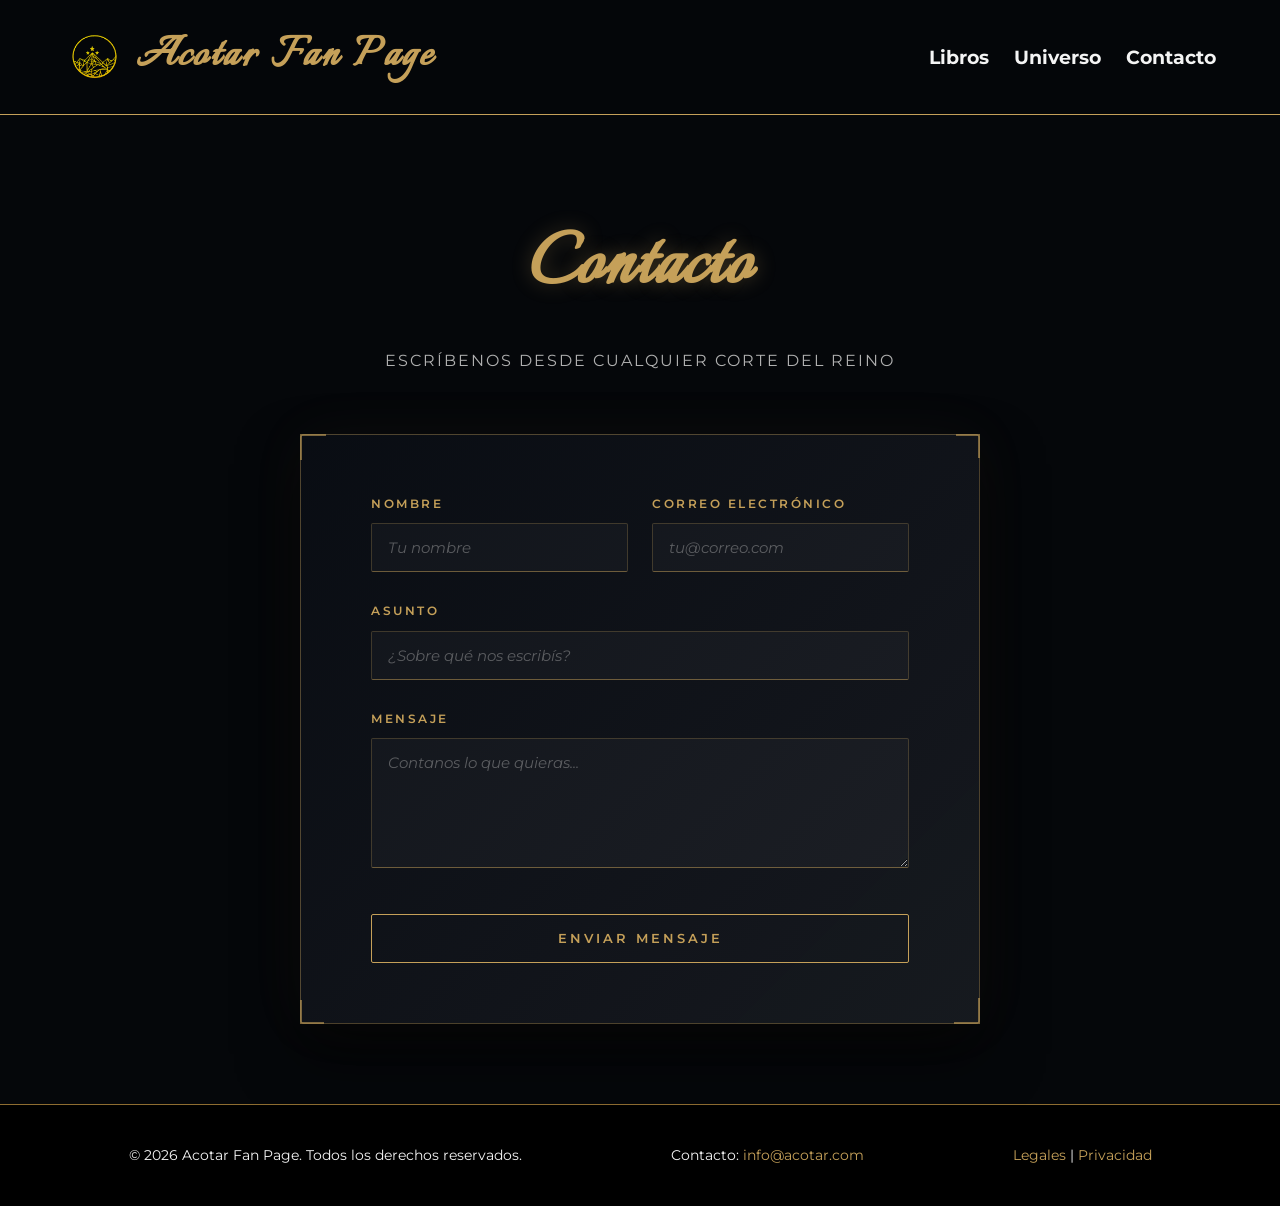
<file: contacto.html>
<!DOCTYPE html>
<html lang="es">
<head>
    <meta charset="UTF-8">
    <meta name="viewport" content="width=device-width, initial-scale=1.0">
    <title>Contacto | ACOTAR Fan Portal</title>
    <link href="https://fonts.googleapis.com/css2?family=Cinzel:wght@400;700&family=Italianno&family=Montserrat:wght@300;400;600&display=swap" rel="stylesheet">
    <link rel="stylesheet" href="css/global.css">
    <link rel="stylesheet" href="css/contacto.css">
</head>
<body>

    <header>
        <div class="header-container">
            <a href="index.html" class="logo-link">
                <div class="logo-area">
                    <img src="./img/logo.png" alt="Logo ACOTAR" class="logo">
                    <h1>Acotar Fan Page</h1>
                </div>
            </a>

            <div class="menu-toggle" id="menu-toggle">☰</div>

            <nav>
                <ul class="nav-links">
                    <li class="dropdown">
                        <a href="libros.html" class="dropbtn">Libros</a>
                        <ul class="submenu">
                            <li><a href="libro-acotar.html">Una corte de espinas y rosas</a></li>
                        <li><a href="libro-acomaf.html">Una corte de niebla y furia</a></li>
                        <li><a href="libro-acowar.html">Una corte de alas y ruina</a></li>
                        <li><a href="libro-acofas.html">Una corte de hielo y estrellas</a></li>
                        <li><a href="libro-acosf.html">Una corte de llamas plateadas</a></li>
                        </ul>
                    </li>
                    <li class="dropdown">
                        <a href="#" class="dropbtn">Universo</a>
                        <ul class="submenu">
                            <li><a href="personajes.html">Personajes</a></li>
                            <li><a href="cortes.html">Cortes</a></li>
                            <li><a href="mapa.html">Mapa Interactivo</a></li>
                        </ul>
                    </li>
                    <li class="dropdown">
                        <a href="contacto.html" class="dropbtn">Contacto</a>
                    </li>
                </ul>
            </nav>
        </div>
    </header>

    <main class="contact-main">
        <h2 class="contact-title">Contacto</h2>
        <p class="contact-subtitle">Escríbenos desde cualquier corte del reino</p>

        <div class="contact-card">
            <div class="corner-tl"></div>
            <div class="corner-br"></div>

            <!-- Formulario -->
            <form id="form-wrapper" action="procesar.php" method="post">
                <div class="form-row">
                    <div class="form-group">
                        <label for="nombre">Nombre</label>
                        <input type="text" id="nombre" required name="nombre" placeholder="Tu nombre" autocomplete="off">
                    </div>
                    <div class="form-group">
                        <label for="mail">Correo electrónico</label>
                        <input type="email" id="mail" required name="mail" placeholder="tu@correo.com" autocomplete="off">
                    </div>
                </div>

                <div class="form-group">
                    <label for="asunto">Asunto</label>
                    <input type="text" id="asunto" required name="asunto" placeholder="¿Sobre qué nos escribís?" autocomplete="off">
                </div>

                <div class="form-group">
                    <label for="mensaje">Mensaje</label>
                    <textarea id="mensaje" required name="mensaje" placeholder="Contanos lo que quieras..."></textarea>
                </div>

                <button class="btn-send" id="btn-send" type="submit">
                    <span>Enviar mensaje</span>
                </button>
            </form>

            <!-- Mensaje de éxito -->
            <div class="success-overlay" id="success-overlay">
                <div class="success-stars">✦ ✦ ✦</div>
                <div class="success-icon">
                    <svg viewBox="0 0 24 24">
                        <polyline class="checkmark-path" points="4 12 9 17 20 7"/>
                    </svg>
                </div>
                <p class="success-title">¡Mensaje enviado!</p>
                <p class="success-message">Gracias por escribirnos. Te responderemos pronto desde las estrellas de Velaris.</p>
                <div class="success-stars">✦ ✦ ✦</div>
            </div>
        </div>
    </main>

    <footer>
        <div class="footer-content">
            <div class="footer-section">
                <p>&copy; 2026 Acotar Fan Page. Todos los derechos reservados.</p>
            </div>
            <div class="footer-section">
                <p>Contacto: <a href="mailto:info@acotar.com">info@acotar.com</a></p>
            </div>
            <div class="footer-section">
                <p><a href="#">Legales</a> | <a href="#">Privacidad</a></p>
            </div>
        </div>
    </footer>

    <script src="script.js"></script>

</body>
</html>
</file>
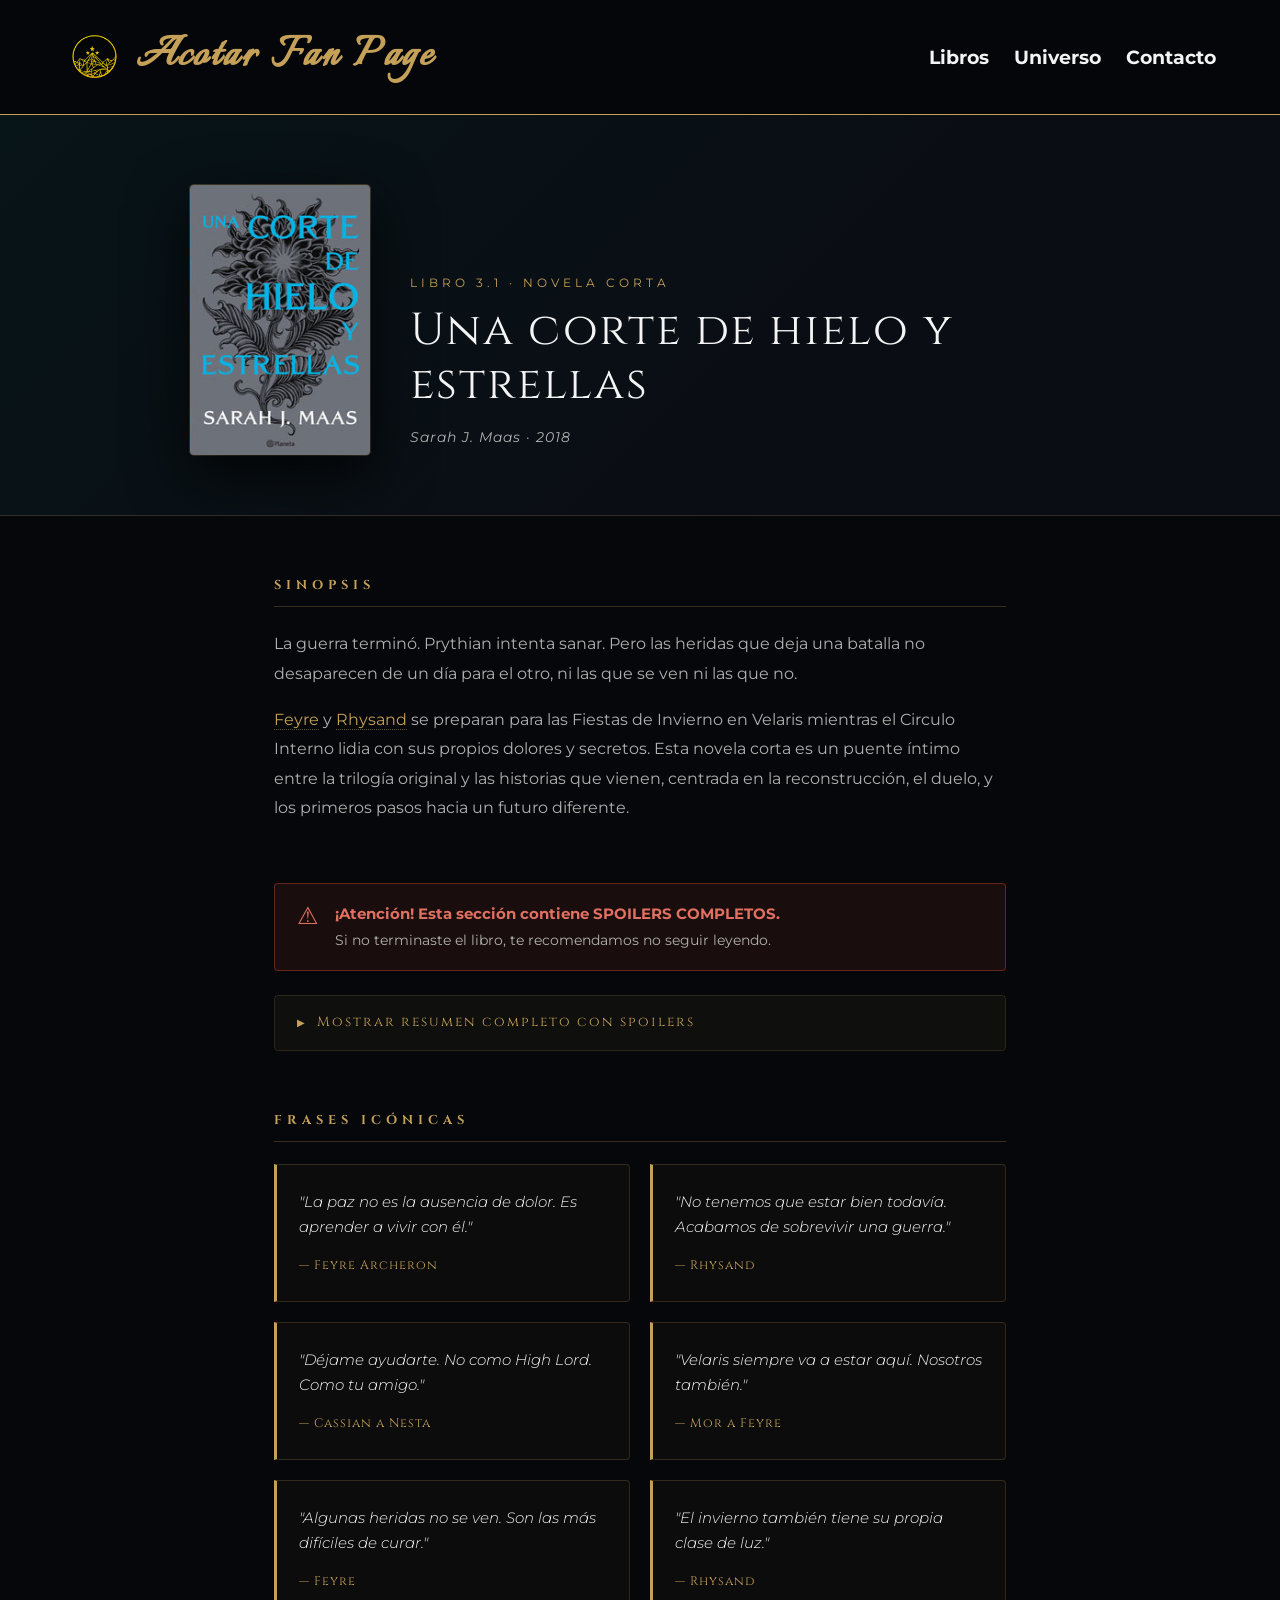
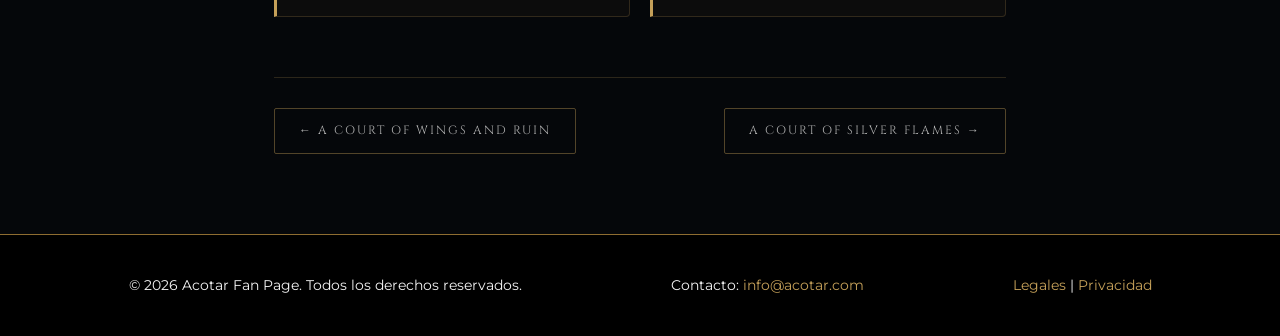
<file: libro-acofas.html>
<!DOCTYPE html>
<html lang="es">
<head>
    <meta charset="UTF-8">
    <meta name="viewport" content="width=device-width, initial-scale=1.0">
    <title>A Court of Frost and Starlight | ACOTAR Fan Portal</title>
    <link rel="stylesheet" href="css/global.css">
    <link rel="stylesheet" href="css/libro-detalle.css">
    <link href="https://fonts.googleapis.com/css2?family=Cinzel:wght@400;700&family=Italianno&family=Montserrat:wght@300;400;600&display=swap" rel="stylesheet">
</head>
<body>

<header>
    <div class="header-container">
        <a href="index.html" class="logo-link">
            <div class="logo-area">
                <img src="./img/logo.png" alt="Logo ACOTAR" class="logo">
                <h1>Acotar Fan Page</h1>
            </div>
        </a>
        <div class="menu-toggle" id="menu-toggle">☰</div>
        <nav>
            <ul class="nav-links">
                <li class="dropdown">
                    <a href="libros.html" class="dropbtn">Libros</a>
                    <ul class="submenu">
                        <li><a href="libro-acotar.html">Una corte de espinas y rosas</a></li>
                        <li><a href="libro-acomaf.html">Una corte de niebla y furia</a></li>
                        <li><a href="libro-acowar.html">Una corte de alas y ruina</a></li>
                        <li><a href="libro-acofas.html">Una corte de hielo y estrellas</a></li>
                        <li><a href="libro-acosf.html">Una corte de llamas plateadas</a></li>
                    </ul>
                </li>
                <li class="dropdown">
                    <a href="#" class="dropbtn">Universo</a>
                    <ul class="submenu">
                        <li><a href="personajes.html">Personajes</a></li>
                        <li><a href="cortes.html">Cortes</a></li>
                        <li><a href="mapa.html">Mapa Interactivo</a></li>
                    </ul>
                </li>
                <li><a href="contacto.html" class="dropbtn">Contacto</a></li>
            </ul>
        </nav>
    </div>
</header>

<main class="book-detail-page">

    <section class="book-detail-hero acofas-hero">
        <div class="book-detail-hero-inner">
            <img src="img/acofas-cover.jpg" alt="Una corte de hielo y estrellas" class="detail-cover">
            <div class="detail-hero-text">
                <span class="detail-number">Libro 3.1 · Novela corta</span>
                <h2 class="detail-title">Una corte de hielo y estrellas</h2>
                <p class="detail-author">Sarah J. Maas · 2018</p>
            </div>
        </div>
    </section>

    <div class="book-detail-body">

        <section class="detail-section sinopsis-section">
            <h3 class="section-label">Sinopsis</h3>
            <p>
                La guerra terminó. Prythian intenta sanar. Pero las heridas que deja una batalla no desaparecen de un día para el otro, ni las que se ven ni las que no.
            </p>
            <p>
                <a href="personajes.html?personaje=Feyre" class="inline-link">Feyre</a> y <a href="personajes.html?personaje=Rhysand" class="inline-link">Rhysand</a> se preparan para las Fiestas de Invierno en Velaris mientras el Circulo Interno lidia con sus propios dolores y secretos. Esta novela corta es un puente íntimo entre la trilogía original y las historias que vienen, centrada en la reconstrucción, el duelo, y los primeros pasos hacia un futuro diferente.
            </p>
        </section>

        <section class="detail-section resumen-section">
            <div class="spoiler-banner">
                <span class="spoiler-icon">⚠</span>
                <div>
                    <strong>¡Atención! Esta sección contiene SPOILERS COMPLETOS.</strong>
                    <p>Si no terminaste el libro, te recomendamos no seguir leyendo.</p>
                </div>
            </div>

            <details class="spoiler-block">
                <summary>Mostrar resumen completo con spoilers</summary>
                <div class="spoiler-content">
                    <p>
                        Meses después de la guerra, <a href="personajes.html?personaje=Feyre" class="inline-link">Feyre</a> trabaja en reconstruir Velaris y ayudar a los desplazados por el conflicto. Junto a <a href="personajes.html?personaje=Rhysand" class="inline-link">Rhysand</a>, gestiona los asuntos políticos de la <a href="cortes.html?corte=Noche" class="inline-link">Corte Noche</a> y planifica las Fiestas de Invierno para levantar el ánimo del pueblo.
                    </p>
                    <p>
                        <a href="personajes.html?personaje=Cassian" class="inline-link">Cassian</a> visita a <a href="personajes.html?personaje=Nesta" class="inline-link">Nesta</a>, que vive sola en un departamento, bebiendo y leyendo libros de romance. Nesta está en un espiral autodestructivo, incapaz de procesar el trauma de su transformación y de todo lo que vivió en la guerra. Cassian quiere ayudarla pero ella lo rechaza.
                    </p>
                    <p>
                        <a href="personajes.html?personaje=Elain" class="inline-link">Elain</a> está algo más estable pero también desconectada. Su vínculo de <em>pareja</em> con <a href="personajes.html?personaje=Lucien" class="inline-link">Lucien</a> es incómodo para ambos: Elain no quiere reconocerlo y Lucien respeta su distancia, aunque le duele.
                    </p>
                    <p>
                        <a href="personajes.html?personaje=Morrigan" class="inline-link">Mor</a> pasa tiempo con sus amigos humanos en el mundo mortal, algo que Feyre nota y que sugiere una vida paralela que Mor lleva en secreto. <a href="personajes.html?personaje=Azriel" class="inline-link">Azriel</a> permanece en las sombras, reservado como siempre, aunque hay momentos que sugieren sus sentimientos no correspondidos.
                    </p>
                    <p>
                        Durante las Fiestas de Invierno, el padre de Feyre — que en la guerra comandó su propio barco y murió hundiéndose con la flota de Hybern para proteger Prythian — es honrado en una ceremonia. Es un momento de cierre emocional para Feyre y sus hermanas.
                    </p>
                    <p>
                        El libro termina con Feyre y Rhysand revelando a sus amigos más cercanos que Feyre está embarazada. La novela es esencialmente un respiro emocional y una transición hacia la historia de Nesta en el siguiente libro.
                    </p>
                </div>
            </details>
        </section>

        <section class="detail-section frases-section">
            <h3 class="section-label">Frases icónicas</h3>
            <div class="frases-grid">
                <blockquote class="frase-card">
                    <p>"La paz no es la ausencia de dolor. Es aprender a vivir con él."</p>
                    <cite>— Feyre Archeron</cite>
                </blockquote>
                <blockquote class="frase-card">
                    <p>"No tenemos que estar bien todavía. Acabamos de sobrevivir una guerra."</p>
                    <cite>— Rhysand</cite>
                </blockquote>
                <blockquote class="frase-card">
                    <p>"Déjame ayudarte. No como High Lord. Como tu amigo."</p>
                    <cite>— Cassian a Nesta</cite>
                </blockquote>
                <blockquote class="frase-card">
                    <p>"Velaris siempre va a estar aquí. Nosotros también."</p>
                    <cite>— Mor a Feyre</cite>
                </blockquote>
                <blockquote class="frase-card">
                    <p>"Algunas heridas no se ven. Son las más difíciles de curar."</p>
                    <cite>— Feyre</cite>
                </blockquote>
                <blockquote class="frase-card">
                    <p>"El invierno también tiene su propia clase de luz."</p>
                    <cite>— Rhysand</cite>
                </blockquote>
            </div>
        </section>

        <div class="book-nav">
            <a href="libro-acowar.html" class="book-nav-btn prev">← A Court of Wings and Ruin</a>
            <a href="libro-acosf.html" class="book-nav-btn next">A Court of Silver Flames →</a>
        </div>

    </div>

</main>

<footer>
    <div class="footer-content">
        <div class="footer-section">
            <p>&copy; 2026 Acotar Fan Page. Todos los derechos reservados.</p>
        </div>
        <div class="footer-section">
            <p>Contacto: <a href="mailto:info@acotar.com">info@acotar.com</a></p>
        </div>
        <div class="footer-section">
            <p><a href="#">Legales</a> | <a href="#">Privacidad</a></p>
        </div>
    </div>
</footer>

<link href="https://unpkg.com/aos@2.3.1/dist/aos.css" rel="stylesheet">
<script src="https://unpkg.com/aos@2.3.1/dist/aos.js"></script>
<script src="script.js"></script>
<script>AOS.init({ duration: 1000, once: true });</script>

</body>
</html>
</file>
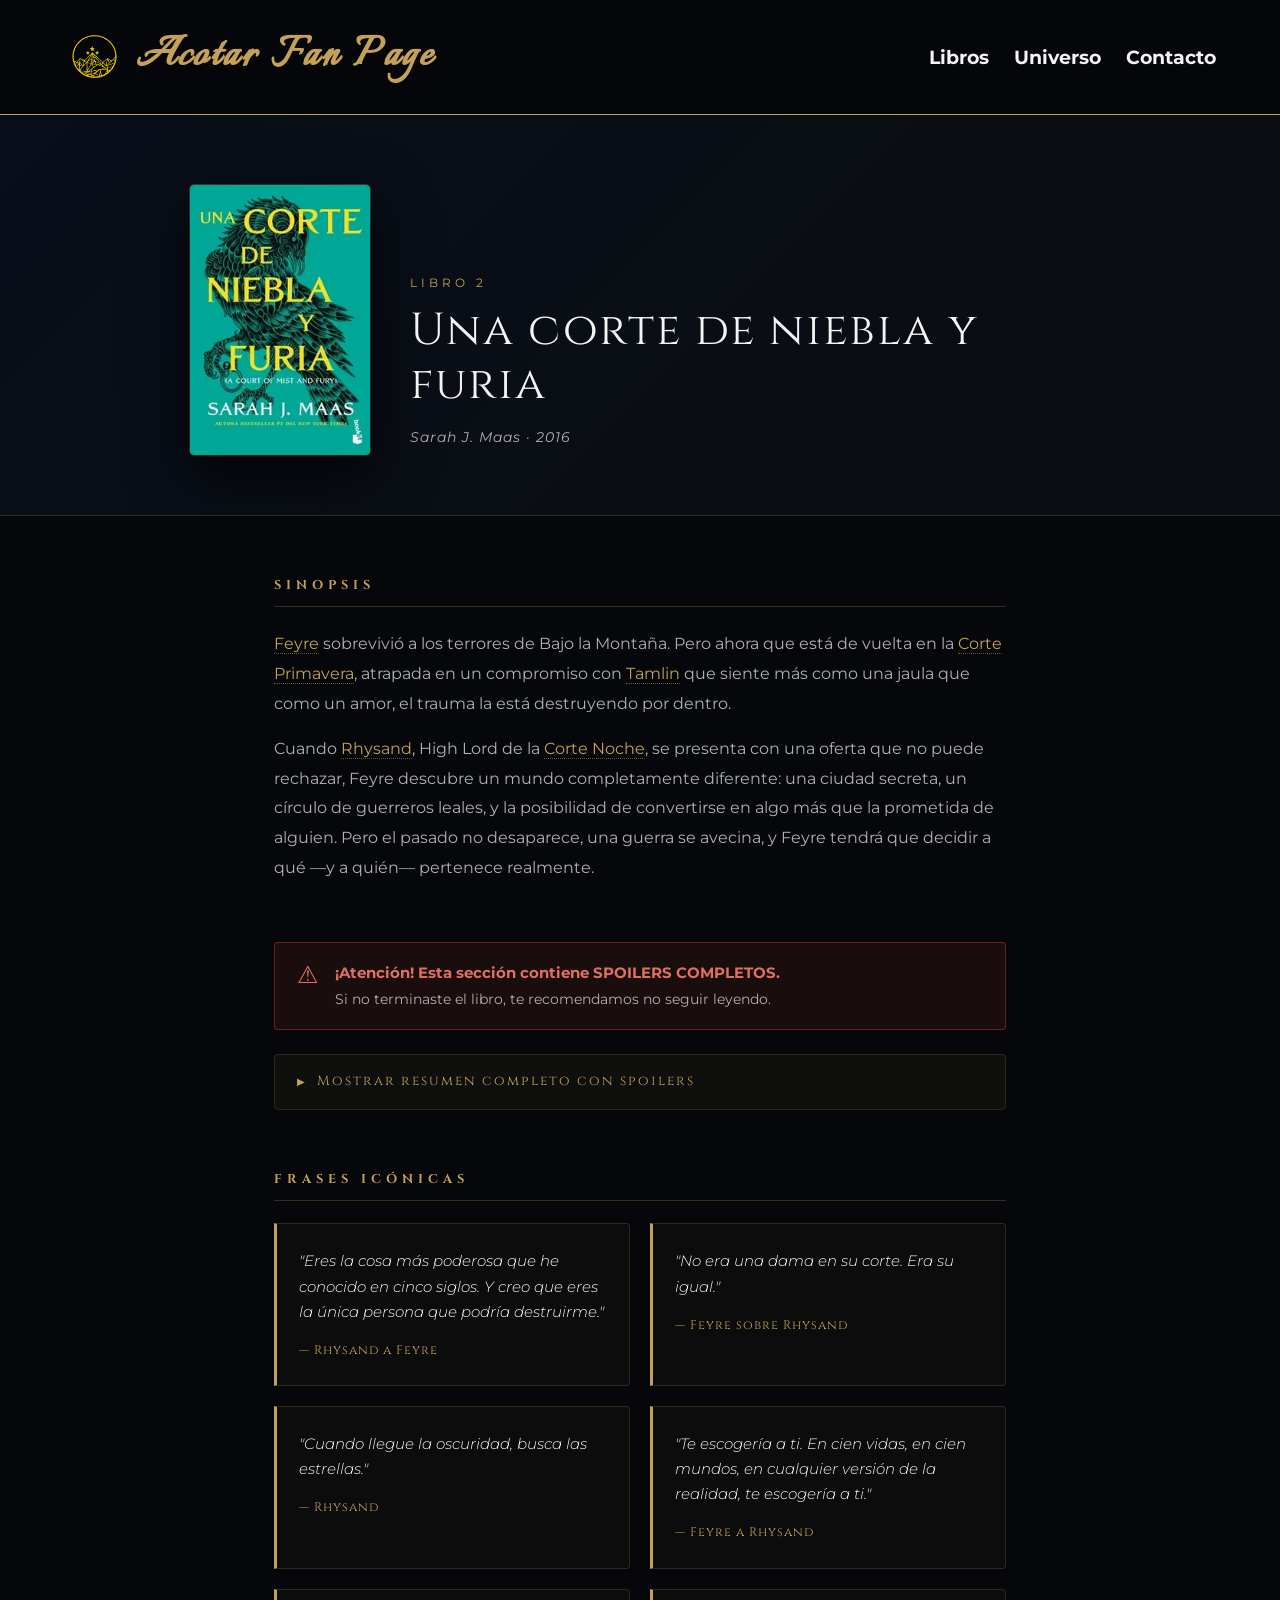
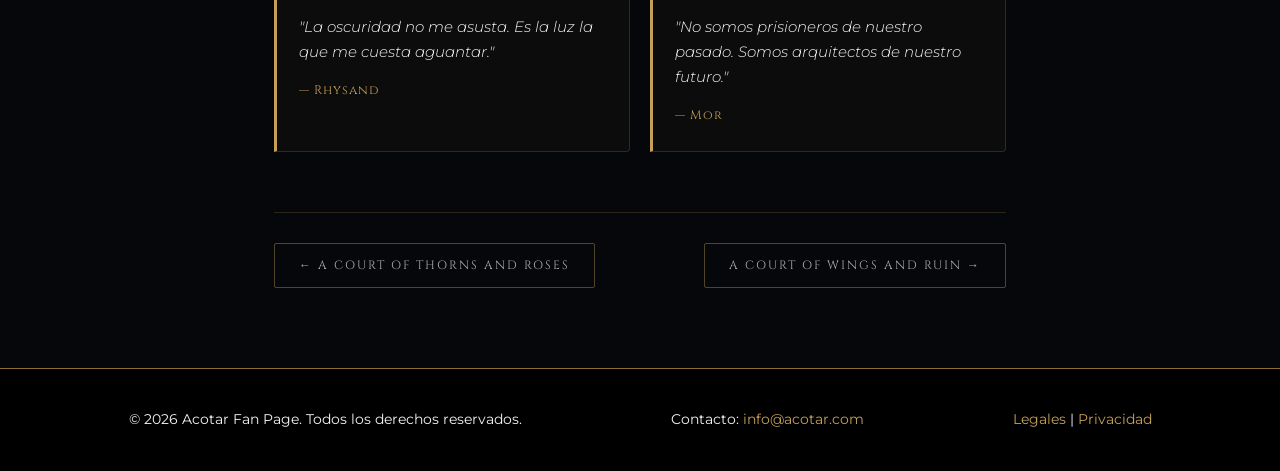
<file: libro-acomaf.html>
<!DOCTYPE html>
<html lang="es">
<head>
    <meta charset="UTF-8">
    <meta name="viewport" content="width=device-width, initial-scale=1.0">
    <title>A Court of Mist and Fury | ACOTAR Fan Portal</title>
    <link rel="stylesheet" href="css/global.css">
    <link rel="stylesheet" href="css/libro-detalle.css">
    <link href="https://fonts.googleapis.com/css2?family=Cinzel:wght@400;700&family=Italianno&family=Montserrat:wght@300;400;600&display=swap" rel="stylesheet">
</head>
<body>

<header>
    <div class="header-container">
        <a href="index.html" class="logo-link">
            <div class="logo-area">
                <img src="./img/logo.png" alt="Logo ACOTAR" class="logo">
                <h1>Acotar Fan Page</h1>
            </div>
        </a>
        <div class="menu-toggle" id="menu-toggle">☰</div>
        <nav>
            <ul class="nav-links">
                <li class="dropdown">
                    <a href="libros.html" class="dropbtn">Libros</a>
                    <ul class="submenu">
                        <li><a href="libro-acotar.html">Una corte de espinas y rosas</a></li>
                        <li><a href="libro-acomaf.html">Una corte de niebla y furia</a></li>
                        <li><a href="libro-acowar.html">Una corte de alas y ruina</a></li>
                        <li><a href="libro-acofas.html">Una corte de hielo y estrellas</a></li>
                        <li><a href="libro-acosf.html">Una corte de llamas plateadas</a></li>
                    </ul>
                </li>
                <li class="dropdown">
                    <a href="#" class="dropbtn">Universo</a>
                    <ul class="submenu">
                        <li><a href="personajes.html">Personajes</a></li>
                        <li><a href="cortes.html">Cortes</a></li>
                        <li><a href="mapa.html">Mapa Interactivo</a></li>
                    </ul>
                </li>
                <li><a href="contacto.html" class="dropbtn">Contacto</a></li>
            </ul>
        </nav>
    </div>
</header>

<main class="book-detail-page">

    <section class="book-detail-hero acomaf-hero">
        <div class="book-detail-hero-inner">
            <img src="img/acomaf-cover.webp" alt="Una corte de niebla y furia" class="detail-cover">
            <div class="detail-hero-text">
                <span class="detail-number">Libro 2</span>
                <h2 class="detail-title">Una corte de niebla y furia</h2>
                <p class="detail-author">Sarah J. Maas · 2016</p>
            </div>
        </div>
    </section>

    <div class="book-detail-body">

        <section class="detail-section sinopsis-section">
            <h3 class="section-label">Sinopsis</h3>
            <p>
                <a href="personajes.html?personaje=Feyre" class="inline-link">Feyre</a> sobrevivió a los terrores de Bajo la Montaña. Pero ahora que está de vuelta en la <a href="cortes.html?corte=Primavera" class="inline-link">Corte Primavera</a>, atrapada en un compromiso con <a href="personajes.html?personaje=Tamlin" class="inline-link">Tamlin</a> que siente más como una jaula que como un amor, el trauma la está destruyendo por dentro.
            </p>
            <p>
                Cuando <a href="personajes.html?personaje=Rhysand" class="inline-link">Rhysand</a>, High Lord de la <a href="cortes.html?corte=Noche" class="inline-link">Corte Noche</a>, se presenta con una oferta que no puede rechazar, Feyre descubre un mundo completamente diferente: una ciudad secreta, un círculo de guerreros leales, y la posibilidad de convertirse en algo más que la prometida de alguien. Pero el pasado no desaparece, una guerra se avecina, y Feyre tendrá que decidir a qué —y a quién— pertenece realmente.
            </p>
        </section>

        <section class="detail-section resumen-section">
            <div class="spoiler-banner">
                <span class="spoiler-icon">⚠</span>
                <div>
                    <strong>¡Atención! Esta sección contiene SPOILERS COMPLETOS.</strong>
                    <p>Si no terminaste el libro, te recomendamos no seguir leyendo.</p>
                </div>
            </div>

            <details class="spoiler-block">
                <summary>Mostrar resumen completo con spoilers</summary>
                <div class="spoiler-content">
                    <p>
                        El libro comienza tres meses después de los eventos de Bajo la Montaña. <a href="personajes.html?personaje=Feyre" class="inline-link">Feyre</a> está destrozada por el trauma y el PTSD, pero <a href="personajes.html?personaje=Tamlin" class="inline-link">Tamlin</a> no sabe cómo ayudarla. La relación se vuelve sofocante: Tamlin comienza a controlar cada aspecto de la vida de Feyre, prohibiéndole salir de la mansión por "su seguridad". Feyre se siente prisionera.
                    </p>
                    <p>
                        <a href="personajes.html?personaje=Rhysand" class="inline-link">Rhysand</a> aparece en la boda de Feyre y Tamlin, y la hace teleportarse a la Corte Noche invocando el pacto que hicieron Bajo la Montaña. Feyre pasa una semana al mes en la <a href="cortes.html?corte=Noche" class="inline-link">Corte Noche</a>. Al principio lo odia, pero poco a poco conoce la ciudad de Velaris, un secreto que Rhysand ha protegido durante siglos: la Ciudad de las Estrellas, el lugar más bello de Prythian.
                    </p>
                    <p>
                        Feyre conoce al Circulo Intimo de Rhysand: <a href="personajes.html?personaje=Cassian" class="inline-link">Cassian</a>, <a href="personajes.html?personaje=Azriel" class="inline-link">Azriel</a>, <a href="personajes.html?personaje=Morrigan" class="inline-link">Morrigan</a> (Mor) y <a href="personajes.html?personaje=Amren" class="inline-link">Amren</a>. Empieza a entrenarse con Cassian, aprende a usar los poderes que obtuvo al ser transformada en Alta Fae, y comienza a sanar.
                    </p>
                    <p>
                        Mientras tanto, la amenaza del Rey de <a href="cortes.html?corte=Hybern" class="inline-link">Hybern</a> crece: el <a href="personajes.html?personaje=Rey de Hybern" class="inline-link">Rey de Hybern</a> quiere destruir el Muro que separa el mundo humano del feérico y reconstruir su empire. Para hacerlo necesita el Caldero, un objeto mágico antiguo que puede hacer y deshacer cosas. El primer pedazo del libro de Rhys que puede abrir el Caldero está en la Corte Verano.
                    </p>
                    <p>
                        Feyre, Rhysand y el Circulo Intimo viajan a la <a href="cortes.html?corte=Verano" class="inline-link">Corte Verano</a> disfrazados, y Feyre roba el pedazo del libro con poderes que todavía no comprende del todo. Después descubren que el segundo pedazo está en la Biblioteca de los Escribas, custodiada por una orden de sacerdotisas que ayudan a las víctimas de trauma. Feyre los ayuda a recuperarlo.
                    </p>
                    <p>
                        Durante todo este tiempo Feyre y Rhysand desarrollan una conexión profunda. Eventualmente, Rhysand le revela la verdad: desde que se encontraron Bajo la Montaña, reconoció que Feyre era su <em>pareja</em>, su compañera del alma. Intentó protegerla manteniéndose alejado, pero el vínculo es irresistible. Feyre también lo reconoce, y al fin los dos admiten sus sentimientos.
                    </p>
                    <p>
                        Todo se complica cuando Feyre decide volver a la Corte Primavera para espiar a Tamlin, que se ha aliado en secreto con el Rey de Hybern. Feyre actúa como si hubiera vuelto a él. Tamlin la acepta sin dudar, lo que confirma que nunca confió del todo en ella. Mientras espía, Feyre descubre que Tamlin entregó a las hermanas Archeron — Nesta y Elain — al Rey de Hybern, que las sumerge en el Caldero y las convierte en Altas Fae contra su voluntad.
                    </p>
                    <p>
                        El libro termina con Feyre, Rhysand y el Circulo Intimo enfrentando al Rey de Hybern, pero sin poder derrotarlo todavía. Elain y Nesta han sido transformadas. La guerra está por comenzar.
                    </p>
                </div>
            </details>
        </section>

        <section class="detail-section frases-section">
            <h3 class="section-label">Frases icónicas</h3>
            <div class="frases-grid">
                <blockquote class="frase-card">
                    <p>"Eres la cosa más poderosa que he conocido en cinco siglos. Y creo que eres la única persona que podría destruirme."</p>
                    <cite>— Rhysand a Feyre</cite>
                </blockquote>
                <blockquote class="frase-card">
                    <p>"No era una dama en su corte. Era su igual."</p>
                    <cite>— Feyre sobre Rhysand</cite>
                </blockquote>
                <blockquote class="frase-card">
                    <p>"Cuando llegue la oscuridad, busca las estrellas."</p>
                    <cite>— Rhysand</cite>
                </blockquote>
                <blockquote class="frase-card">
                    <p>"Te escogería a ti. En cien vidas, en cien mundos, en cualquier versión de la realidad, te escogería a ti."</p>
                    <cite>— Feyre a Rhysand</cite>
                </blockquote>
                <blockquote class="frase-card">
                    <p>"La oscuridad no me asusta. Es la luz la que me cuesta aguantar."</p>
                    <cite>— Rhysand</cite>
                </blockquote>
                <blockquote class="frase-card">
                    <p>"No somos prisioneros de nuestro pasado. Somos arquitectos de nuestro futuro."</p>
                    <cite>— Mor</cite>
                </blockquote>
            </div>
        </section>

        <div class="book-nav">
            <a href="libro-acotar.html" class="book-nav-btn prev">← A Court of Thorns and Roses</a>
            <a href="libro-acowar.html" class="book-nav-btn next">A Court of Wings and Ruin →</a>
        </div>

    </div>

</main>

<footer>
    <div class="footer-content">
        <div class="footer-section">
            <p>&copy; 2026 Acotar Fan Page. Todos los derechos reservados.</p>
        </div>
        <div class="footer-section">
            <p>Contacto: <a href="mailto:info@acotar.com">info@acotar.com</a></p>
        </div>
        <div class="footer-section">
            <p><a href="#">Legales</a> | <a href="#">Privacidad</a></p>
        </div>
    </div>
</footer>

<link href="https://unpkg.com/aos@2.3.1/dist/aos.css" rel="stylesheet">
<script src="https://unpkg.com/aos@2.3.1/dist/aos.js"></script>
<script src="script.js"></script>
<script>AOS.init({ duration: 1000, once: true });</script>

</body>
</html>
</file>
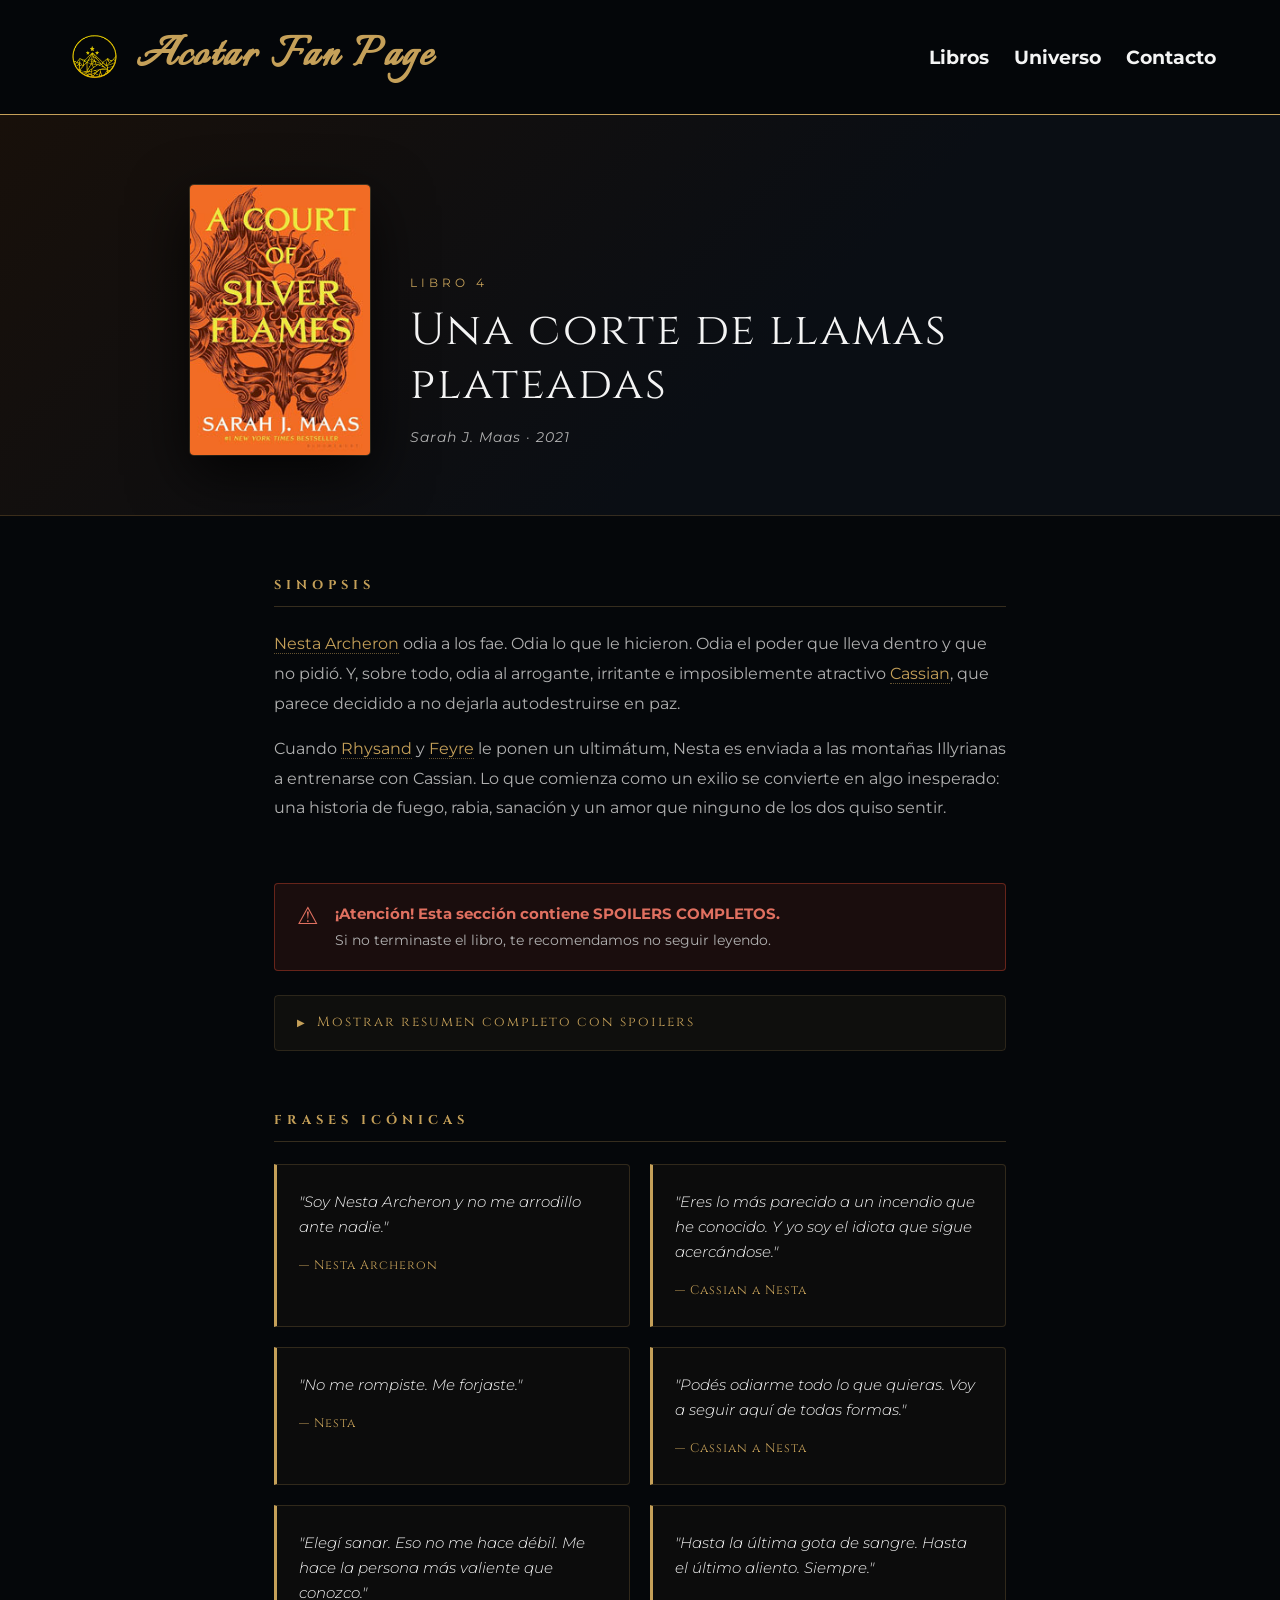
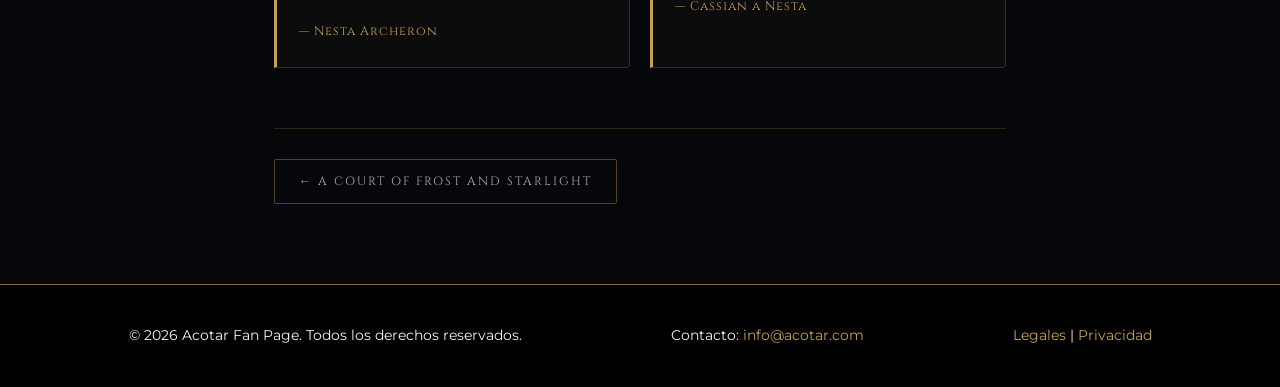
<file: libro-acosf.html>
<!DOCTYPE html>
<html lang="es">
<head>
    <meta charset="UTF-8">
    <meta name="viewport" content="width=device-width, initial-scale=1.0">
    <title>A Court of Silver Flames | ACOTAR Fan Portal</title>
    <link rel="stylesheet" href="css/global.css">
    <link rel="stylesheet" href="css/libro-detalle.css">
    <link href="https://fonts.googleapis.com/css2?family=Cinzel:wght@400;700&family=Italianno&family=Montserrat:wght@300;400;600&display=swap" rel="stylesheet">
</head>
<body>

<header>
    <div class="header-container">
        <a href="index.html" class="logo-link">
            <div class="logo-area">
                <img src="./img/logo.png" alt="Logo ACOTAR" class="logo">
                <h1>Acotar Fan Page</h1>
            </div>
        </a>
        <div class="menu-toggle" id="menu-toggle">☰</div>
        <nav>
            <ul class="nav-links">
                <li class="dropdown">
                    <a href="libros.html" class="dropbtn">Libros</a>
                    <ul class="submenu">
                        <li><a href="libro-acotar.html">Una corte de espinas y rosas</a></li>
                        <li><a href="libro-acomaf.html">Una corte de niebla y furia</a></li>
                        <li><a href="libro-acowar.html">Una corte de alas y ruina</a></li>
                        <li><a href="libro-acofas.html">Una corte de hielo y estrellas</a></li>
                        <li><a href="libro-acosf.html">Una corte de llamas plateadas</a></li>
                    </ul>
                </li>
                <li class="dropdown">
                    <a href="#" class="dropbtn">Universo</a>
                    <ul class="submenu">
                        <li><a href="personajes.html">Personajes</a></li>
                        <li><a href="cortes.html">Cortes</a></li>
                        <li><a href="mapa.html">Mapa Interactivo</a></li>
                    </ul>
                </li>
                <li><a href="contacto.html" class="dropbtn">Contacto</a></li>
            </ul>
        </nav>
    </div>
</header>

<main class="book-detail-page">

    <section class="book-detail-hero acosf-hero">
        <div class="book-detail-hero-inner">
            <img src="img/acosf-cover.jpg" alt="Una corte de llamas plateadas" class="detail-cover">
            <div class="detail-hero-text">
                <span class="detail-number">Libro 4</span>
                <h2 class="detail-title">Una corte de llamas plateadas</h2>
                <p class="detail-author">Sarah J. Maas · 2021</p>
            </div>
        </div>
    </section>

    <div class="book-detail-body">

        <section class="detail-section sinopsis-section">
            <h3 class="section-label">Sinopsis</h3>
            <p>
                <a href="personajes.html?personaje=Nesta" class="inline-link">Nesta Archeron</a> odia a los fae. Odia lo que le hicieron. Odia el poder que lleva dentro y que no pidió. Y, sobre todo, odia al arrogante, irritante e imposiblemente atractivo <a href="personajes.html?personaje=Cassian" class="inline-link">Cassian</a>, que parece decidido a no dejarla autodestruirse en paz.
            </p>
            <p>
                Cuando <a href="personajes.html?personaje=Rhysand" class="inline-link">Rhysand</a> y <a href="personajes.html?personaje=Feyre" class="inline-link">Feyre</a> le ponen un ultimátum, Nesta es enviada a las montañas Illyrianas a entrenarse con Cassian. Lo que comienza como un exilio se convierte en algo inesperado: una historia de fuego, rabia, sanación y un amor que ninguno de los dos quiso sentir.
            </p>
        </section>

        <section class="detail-section resumen-section">
            <div class="spoiler-banner">
                <span class="spoiler-icon">⚠</span>
                <div>
                    <strong>¡Atención! Esta sección contiene SPOILERS COMPLETOS.</strong>
                    <p>Si no terminaste el libro, te recomendamos no seguir leyendo.</p>
                </div>
            </div>

            <details class="spoiler-block">
                <summary>Mostrar resumen completo con spoilers</summary>
                <div class="spoiler-content">
                    <p>
                        <a href="personajes.html?personaje=Nesta" class="inline-link">Nesta</a> está en espiral: bebe, baila en clubes nocturnos, gasta el dinero del Círculo Interno y se aleja de todos. <a href="personajes.html?personaje=Feyre" class="inline-link">Feyre</a> y <a href="personajes.html?personaje=Rhysand" class="inline-link">Rhysand</a> le dan un ultimátum: o se va a entrenar a las montañas Illyrianas con <a href="personajes.html?personaje=Cassian" class="inline-link">Cassian</a> y <a href="personajes.html?personaje=Azriel" class="inline-link">Azriel</a> o se las arregla sola sin el apoyo económico del Circulo Intimo. Nesta elige las montañas.
                    </p>
                    <p>
                        En el campamento Illyrian, Nesta empieza a entrenarse físicamente. Al principio es terrible y lo odia, pero con el tiempo su cuerpo se fortalece y el entrenamiento se convierte en un ancla. También descubre una biblioteca subterránea custodiada por sacerdotisas, donde empieza a investigar las reliquias de las Hacedoras, objetos de poder antiguo vinculados al Caldero.
                    </p>
                    <p>
                        La tensión sexual entre Nesta y Cassian explota y terminan acostándose. Ambos intentan convencerse de que no significa nada, pero el lector —y eventualmente ellos— saben que es mentira. Cassian está profundamente enamorado de Nesta desde hace años; Nesta lo reconoce pero le aterroriza la vulnerabilidad que eso implica.
                    </p>
                    <p>
                        La amenaza principal del libro es el Trono de Cristal: una reliquia perdida que, combinada con el poder que Nesta absorbió del Caldero, podría ser devastadora. Una figura llamada <strong>Briallyn</strong>, una reina humana que fue sumergida en el Caldero y convertida en algo distorsionado, busca las reliquias para hacerse con ese poder. También aparece <strong>Eris</strong>, el heredero de la Corte Otoño e hijo de <a href="personajes.html?personaje=Beron" class="inline-link">Beron</a>, que actúa como aliado ambiguo.
                    </p>
                    <p>
                        Nesta, guiada por su conexión con el poder del Caldero, localiza las reliquias: la Lanza de la Medianoche, el Escudo de Galinthias y finalmente el Trono de Cristal. Briallyn captura a Cassian usando el Trono para controlarlo. Para salvar a Cassian y destruir el arma, Nesta hace un sacrificio: usa todo el poder sobrenatural que absorbió del Caldero y lo devuelve, vaciándose de esa magia en el proceso. Destruye el Trono de Cristal y libera a Cassian.
                    </p>
                    <p>
                        Al perder su poder sobrenatural, Nesta sigue siendo High Fae —inmortal y fuerte— pero ya no tiene la magia oscura que llevaba. Para su sorpresa, siente alivio: ese poder siempre le pesó. Cassian y Nesta finalmente se confiesan sus sentimientos y se convierten en parejas. El libro cierra con Nesta encontrando una nueva identidad: entrenadora de guerreras Illyrianas, escritora de novelas de romance en secreto, y alguien que eligió sanar.
                    </p>
                    <p>
                        En el epílogo, hay una escena desde la perspectiva de <a href="personajes.html?personaje=Azriel" class="inline-link">Azriel</a> que insinúa sus sentimientos por <a href="personajes.html?personaje=Elain" class="inline-link">Elain</a>, dejando abierta la historia del siguiente libro.
                    </p>
                </div>
            </details>
        </section>

        <section class="detail-section frases-section">
            <h3 class="section-label">Frases icónicas</h3>
            <div class="frases-grid">
                <blockquote class="frase-card">
                    <p>"Soy Nesta Archeron y no me arrodillo ante nadie."</p>
                    <cite>— Nesta Archeron</cite>
                </blockquote>
                <blockquote class="frase-card">
                    <p>"Eres lo más parecido a un incendio que he conocido. Y yo soy el idiota que sigue acercándose."</p>
                    <cite>— Cassian a Nesta</cite>
                </blockquote>
                <blockquote class="frase-card">
                    <p>"No me rompiste. Me forjaste."</p>
                    <cite>— Nesta</cite>
                </blockquote>
                <blockquote class="frase-card">
                    <p>"Podés odiarme todo lo que quieras. Voy a seguir aquí de todas formas."</p>
                    <cite>— Cassian a Nesta</cite>
                </blockquote>
                <blockquote class="frase-card">
                    <p>"Elegí sanar. Eso no me hace débil. Me hace la persona más valiente que conozco."</p>
                    <cite>— Nesta Archeron</cite>
                </blockquote>
                <blockquote class="frase-card">
                    <p>"Hasta la última gota de sangre. Hasta el último aliento. Siempre."</p>
                    <cite>— Cassian a Nesta</cite>
                </blockquote>
            </div>
        </section>

        <div class="book-nav">
            <a href="libro-acofas.html" class="book-nav-btn prev">← A Court of Frost and Starlight</a>
            <span class="book-nav-empty"></span>
        </div>

    </div>

</main>

<footer>
    <div class="footer-content">
        <div class="footer-section">
            <p>&copy; 2026 Acotar Fan Page. Todos los derechos reservados.</p>
        </div>
        <div class="footer-section">
            <p>Contacto: <a href="mailto:info@acotar.com">info@acotar.com</a></p>
        </div>
        <div class="footer-section">
            <p><a href="#">Legales</a> | <a href="#">Privacidad</a></p>
        </div>
    </div>
</footer>

<link href="https://unpkg.com/aos@2.3.1/dist/aos.css" rel="stylesheet">
<script src="https://unpkg.com/aos@2.3.1/dist/aos.js"></script>
<script src="script.js"></script>
<script>AOS.init({ duration: 1000, once: true });</script>

</body>
</html>
</file>
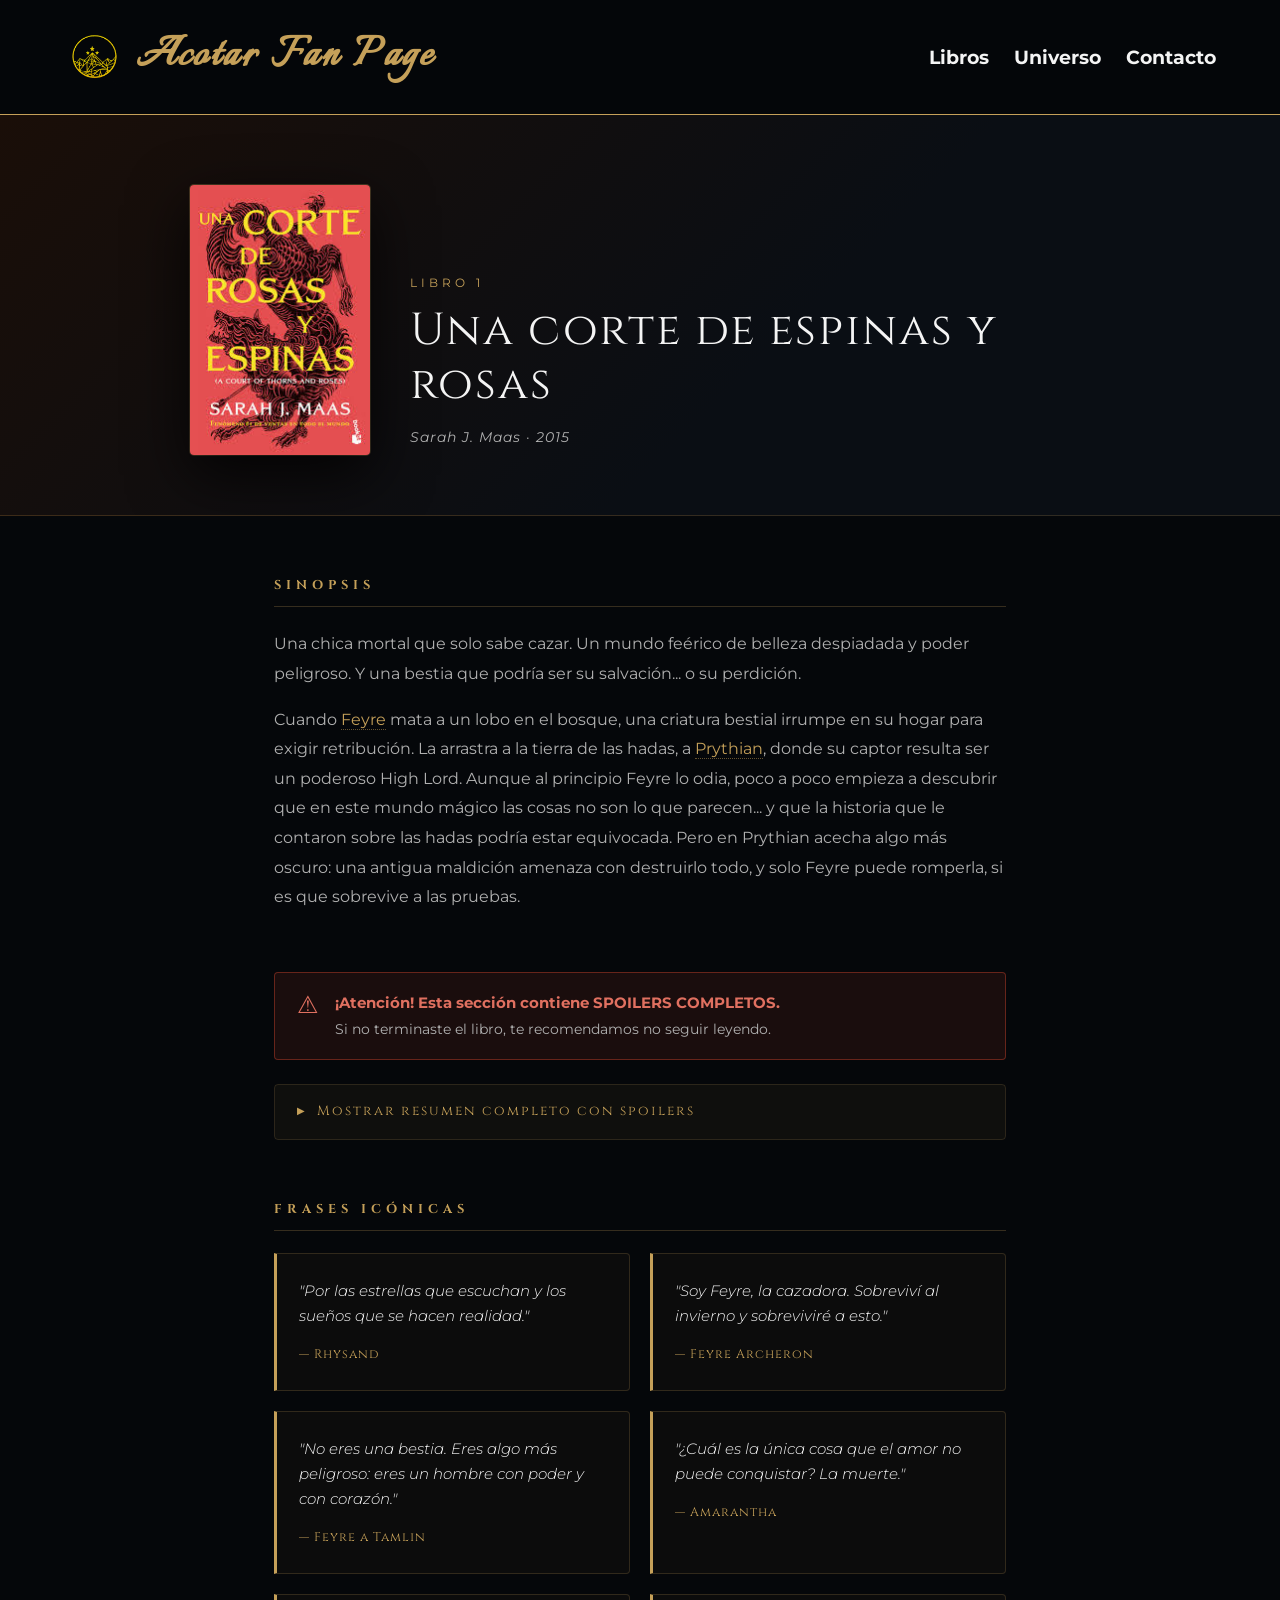
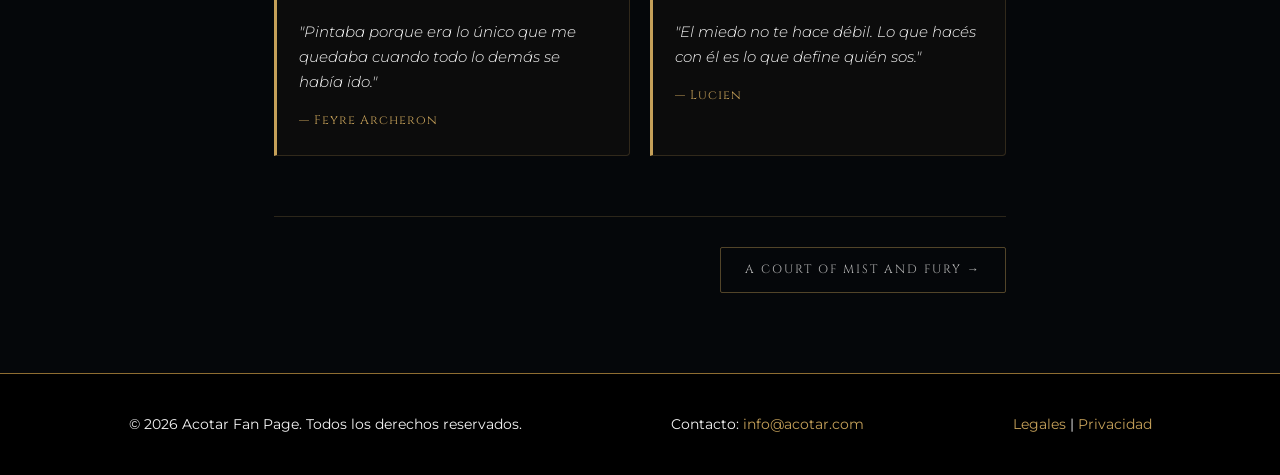
<file: libro-acotar.html>
<!DOCTYPE html>
<html lang="es">
<head>
    <meta charset="UTF-8">
    <meta name="viewport" content="width=device-width, initial-scale=1.0">
    <title>A Court of Thorns and Roses | ACOTAR Fan Portal</title>
    <link rel="stylesheet" href="css/global.css">
    <link rel="stylesheet" href="css/libro-detalle.css">
    <link href="https://fonts.googleapis.com/css2?family=Cinzel:wght@400;700&family=Italianno&family=Montserrat:wght@300;400;600&display=swap" rel="stylesheet">
</head>
<body>

<header>
    <div class="header-container">
        <a href="index.html" class="logo-link">
            <div class="logo-area">
                <img src="./img/logo.png" alt="Logo ACOTAR" class="logo">
                <h1>Acotar Fan Page</h1>
            </div>
        </a>
        <div class="menu-toggle" id="menu-toggle">☰</div>
        <nav>
            <ul class="nav-links">
                <li class="dropdown">
                    <a href="libros.html" class="dropbtn">Libros</a>
                    <ul class="submenu">
                        <li><a href="libro-acotar.html">Una corte de espinas y rosas</a></li>
                        <li><a href="libro-acomaf.html">Una corte de niebla y furia</a></li>
                        <li><a href="libro-acowar.html">Una corte de alas y ruina</a></li>
                        <li><a href="libro-acofas.html">Una corte de hielo y estrellas</a></li>
                        <li><a href="libro-acosf.html">Una corte de llamas plateadas</a></li>
                    </ul>
                </li>
                <li class="dropdown">
                    <a href="#" class="dropbtn">Universo</a>
                    <ul class="submenu">
                        <li><a href="personajes.html">Personajes</a></li>
                        <li><a href="cortes.html">Cortes</a></li>
                        <li><a href="mapa.html">Mapa Interactivo</a></li>
                    </ul>
                </li>
                <li><a href="contacto.html" class="dropbtn">Contacto</a></li>
            </ul>
        </nav>
    </div>
</header>

<main class="book-detail-page">

    <!-- HERO -->
    <section class="book-detail-hero acotar-hero">
        <div class="book-detail-hero-inner">
            <img src="img/acotar-cover.jpg" alt="Una corte de espinas y rosas" class="detail-cover">
            <div class="detail-hero-text">
                <span class="detail-number">Libro 1</span>
                <h2 class="detail-title">Una corte de espinas y rosas</h2>
                <p class="detail-author">Sarah J. Maas · 2015</p>
            </div>
        </div>
    </section>

    <div class="book-detail-body">

        <!-- SINOPSIS -->
        <section class="detail-section sinopsis-section">
            <h3 class="section-label">Sinopsis</h3>
            <p>
                Una chica mortal que solo sabe cazar. Un mundo feérico de belleza despiadada y poder peligroso. Y una bestia que podría ser su salvación... o su perdición.
            </p>
            <p>
                Cuando <a href="personajes.html?personaje=Feyre" class="inline-link">Feyre</a> mata a un lobo en el bosque, una criatura bestial irrumpe en su hogar para exigir retribución. La arrastra a la tierra de las hadas, a <a href="cortes.html" class="inline-link">Prythian</a>, donde su captor resulta ser un poderoso High Lord. Aunque al principio Feyre lo odia, poco a poco empieza a descubrir que en este mundo mágico las cosas no son lo que parecen... y que la historia que le contaron sobre las hadas podría estar equivocada. Pero en Prythian acecha algo más oscuro: una antigua maldición amenaza con destruirlo todo, y solo Feyre puede romperla, si es que sobrevive a las pruebas.
            </p>
        </section>

        <!-- RESUMEN CON SPOILERS -->
        <section class="detail-section resumen-section">
            <div class="spoiler-banner">
                <span class="spoiler-icon">⚠</span>
                <div>
                    <strong>¡Atención! Esta sección contiene SPOILERS COMPLETOS.</strong>
                    <p>Si no terminaste el libro, te recomendamos no seguir leyendo.</p>
                </div>
            </div>

            <details class="spoiler-block">
                <summary>Mostrar resumen completo con spoilers</summary>
                <div class="spoiler-content">
                    <p>
                        <a href="personajes.html?personaje=Feyre" class="inline-link">Feyre Archeron</a> tiene diecinueve años y es la única en su familia empobrecida que sabe cazar. Su padre quedó inválido tras arruinarse, y sus hermanas <a href="personajes.html?personaje=Nesta" class="inline-link">Nesta</a> y <a href="personajes.html?personaje=Elain" class="inline-link">Elain</a> no hacen nada para ayudar. Un día fría de invierno, Feyre mata a un lobo en el bosque que en realidad era un fae disfrazado.
                    </p>
                    <p>
                        La criatura que viene a buscar justicia es <a href="personajes.html?personaje=Tamlin" class="inline-link">Tamlin</a>, Alto Lord de la <a href="cortes.html?corte=Primavera" class="inline-link">Corte Primavera</a>. Según el Tratado entre humanos y fae, Feyre debe pagar la vida del lobo con la suya propia, o pasar el resto de sus días en Prythian. Tamlin la lleva a su mansión en la Corte Primavera, donde vive también <a href="personajes.html?personaje=Lucien" class="inline-link">Lucien</a>, su emisario y amigo de confianza.
                    </p>
                    <p>
                        Al principio Feyre está aterrorizada y resentida, pero con el tiempo comienza a ver la mansión como un hogar y a Tamlin con otros ojos. Descubre que toda Prythian está atrapada bajo una maldición impuesta por <a href="personajes.html?personaje=Amarantha" class="inline-link">Amarantha</a>, una poderosa reina que gobierna desde un lugar llamado Bajo la Montaña. Hace décadas, Amarantha engañó a Tamlin con una trampa: si en cincuenta años ningún humano se enamoraba de él sin saber que era un fae, su corte quedaría atrapada para siempre. También robó los poderes de Tamlin, dejándolo debilitado, y esclavizó a todos los Altos Lords de Prythian.
                    </p>
                    <p>
                        Feyre y Tamlin se enamoran genuinamente, pero Amarantha descubre la situación y obliga a Feyre a bajar a Bajo la Montaña para cumplir tres pruebas mortales. Si las supera, Tamlin y su corte quedan libres. Si no, muere. Las pruebas son brutales: en la primera Feyre debe matar a una criatura encapuchada en la oscuridad total, y solo después descubre que era un fae inocente. En la segunda debe resolver un acertijo mientras es torturada.
                    </p>
                    <p>
                        Durante ese tiempo, <a href="personajes.html?personaje=Rhysand" class="inline-link">Rhysand</a>, el Alto Lord de la Corte Noche, ayuda a Feyre de maneras ambiguas: la cura, le da fuerzas, pero también la usa como peón en sus propios juegos de poder con Amarantha. Feyre no confía en él, pero acepta su ayuda.
                    </p>
                    <p>
                        En la tercera prueba, Feyre debe matar a tres fae encadenados. Los mata, pero Amarantha rompe el trato de todos modos y empieza a matar a Feyre lentamente. En su último aliento, Feyre resuelve el acertijo que Amarantha le había dado: la respuesta es "amor". Tamlin, liberado brevemente de la maldición, mata a Amarantha. Pero Feyre ya ha muerto.
                    </p>
                    <p>
                        Los siete Altos Lords de Prythian, reunidos, deciden resucitarla infundiéndole un poco de poder de cada uno. Feyre se convierte en un Alta Fae inmortal, la única humana en ser transformada de esta manera. Vuelve al mundo transformada, poderosa, y profundamente marcada por todo lo que vivió Bajo la Montaña.
                    </p>
                </div>
            </details>
        </section>

        <!-- FRASES -->
        <section class="detail-section frases-section">
            <h3 class="section-label">Frases icónicas</h3>
            <div class="frases-grid">
                <blockquote class="frase-card">
                    <p>"Por las estrellas que escuchan y los sueños que se hacen realidad."</p>
                    <cite>— Rhysand</cite>
                </blockquote>
                <blockquote class="frase-card">
                    <p>"Soy Feyre, la cazadora. Sobreviví al invierno y sobreviviré a esto."</p>
                    <cite>— Feyre Archeron</cite>
                </blockquote>
                <blockquote class="frase-card">
                    <p>"No eres una bestia. Eres algo más peligroso: eres un hombre con poder y con corazón."</p>
                    <cite>— Feyre a Tamlin</cite>
                </blockquote>
                <blockquote class="frase-card">
                    <p>"¿Cuál es la única cosa que el amor no puede conquistar? La muerte."</p>
                    <cite>— Amarantha</cite>
                </blockquote>
                <blockquote class="frase-card">
                    <p>"Pintaba porque era lo único que me quedaba cuando todo lo demás se había ido."</p>
                    <cite>— Feyre Archeron</cite>
                </blockquote>
                <blockquote class="frase-card">
                    <p>"El miedo no te hace débil. Lo que hacés con él es lo que define quién sos."</p>
                    <cite>— Lucien</cite>
                </blockquote>
            </div>
        </section>

        <!-- NAVEGACIÓN -->
        <div class="book-nav">
            <span class="book-nav-empty"></span>
            <a href="libro-acomaf.html" class="book-nav-btn next">A Court of Mist and Fury →</a>
        </div>

    </div>

</main>

<footer>
    <div class="footer-content">
        <div class="footer-section">
            <p>&copy; 2026 Acotar Fan Page. Todos los derechos reservados.</p>
        </div>
        <div class="footer-section">
            <p>Contacto: <a href="mailto:info@acotar.com">info@acotar.com</a></p>
        </div>
        <div class="footer-section">
            <p><a href="#">Legales</a> | <a href="#">Privacidad</a></p>
        </div>
    </div>
</footer>

<link href="https://unpkg.com/aos@2.3.1/dist/aos.css" rel="stylesheet">
<script src="https://unpkg.com/aos@2.3.1/dist/aos.js"></script>
<script src="script.js"></script>
<script>AOS.init({ duration: 1000, once: true });</script>

</body>
</html>
</file>
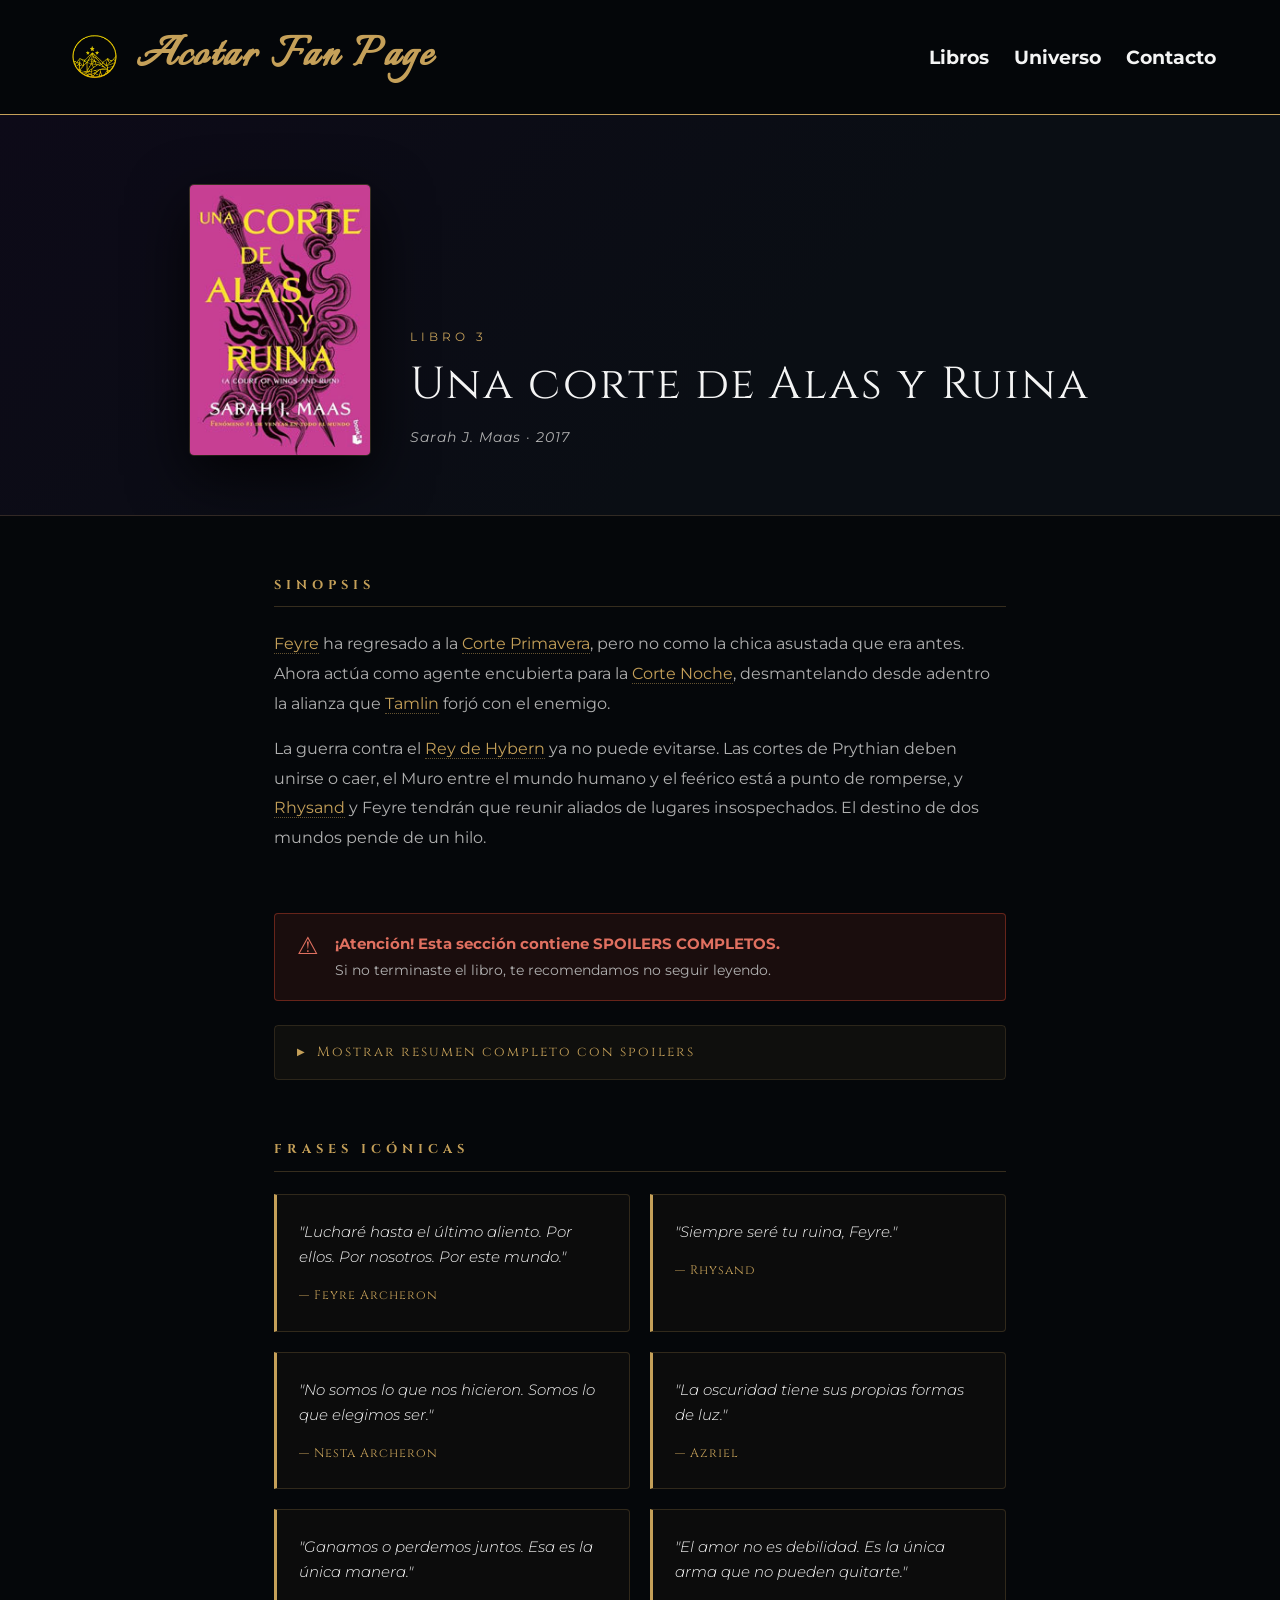
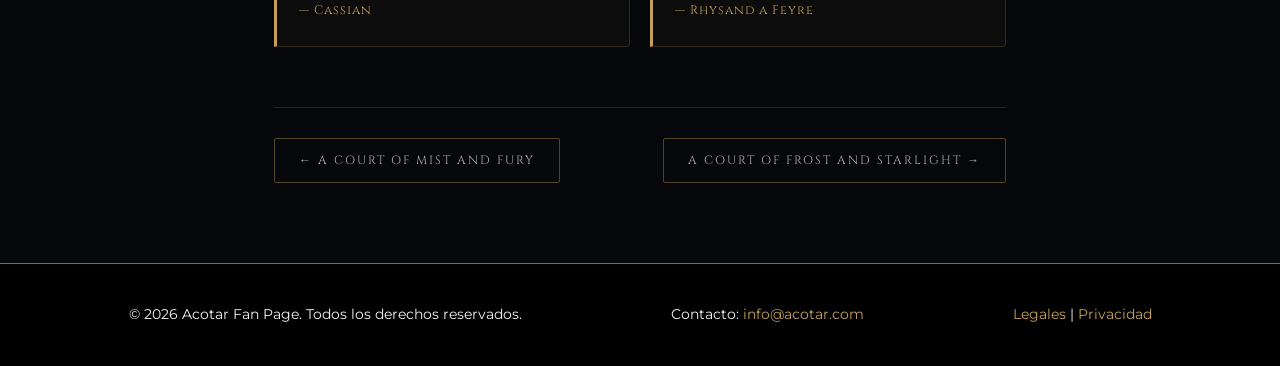
<file: libro-acowar.html>
<!DOCTYPE html>
<html lang="es">
<head>
    <meta charset="UTF-8">
    <meta name="viewport" content="width=device-width, initial-scale=1.0">
    <title>A Court of Wings and Ruin | ACOTAR Fan Portal</title>
    <link rel="stylesheet" href="css/global.css">
    <link rel="stylesheet" href="css/libro-detalle.css">
    <link href="https://fonts.googleapis.com/css2?family=Cinzel:wght@400;700&family=Italianno&family=Montserrat:wght@300;400;600&display=swap" rel="stylesheet">
</head>
<body>

<header>
    <div class="header-container">
        <a href="index.html" class="logo-link">
            <div class="logo-area">
                <img src="./img/logo.png" alt="Logo ACOTAR" class="logo">
                <h1>Acotar Fan Page</h1>
            </div>
        </a>
        <div class="menu-toggle" id="menu-toggle">☰</div>
        <nav>
            <ul class="nav-links">
                <li class="dropdown">
                    <a href="libros.html" class="dropbtn">Libros</a>
                    <ul class="submenu">
                        <li><a href="libro-acotar.html">Una corte de espinas y rosas</a></li>
                        <li><a href="libro-acomaf.html">Una corte de niebla y furia</a></li>
                        <li><a href="libro-acowar.html">Una corte de alas y ruina</a></li>
                        <li><a href="libro-acofas.html">Una corte de hielo y estrellas</a></li>
                        <li><a href="libro-acosf.html">Una corte de llamas plateadas</a></li>
                    </ul>
                </li>
                <li class="dropdown">
                    <a href="#" class="dropbtn">Universo</a>
                    <ul class="submenu">
                        <li><a href="personajes.html">Personajes</a></li>
                        <li><a href="cortes.html">Cortes</a></li>
                        <li><a href="mapa.html">Mapa Interactivo</a></li>
                    </ul>
                </li>
                <li><a href="contacto.html" class="dropbtn">Contacto</a></li>
            </ul>
        </nav>
    </div>
</header>

<main class="book-detail-page">

    <section class="book-detail-hero acowar-hero">
        <div class="book-detail-hero-inner">
            <img src="img/acowar-cover.jpg" alt="Una corte de Alas y Ruina" class="detail-cover">
            <div class="detail-hero-text">
                <span class="detail-number">Libro 3</span>
                <h2 class="detail-title">Una corte de Alas y Ruina</h2>
                <p class="detail-author">Sarah J. Maas · 2017</p>
            </div>
        </div>
    </section>

    <div class="book-detail-body">

        <section class="detail-section sinopsis-section">
            <h3 class="section-label">Sinopsis</h3>
            <p>
                <a href="personajes.html?personaje=Feyre" class="inline-link">Feyre</a> ha regresado a la <a href="cortes.html?corte=Primavera" class="inline-link">Corte Primavera</a>, pero no como la chica asustada que era antes. Ahora actúa como agente encubierta para la <a href="cortes.html?corte=Noche" class="inline-link">Corte Noche</a>, desmantelando desde adentro la alianza que <a href="personajes.html?personaje=Tamlin" class="inline-link">Tamlin</a> forjó con el enemigo.
            </p>
            <p>
                La guerra contra el <a href="personajes.html?personaje=Rey de Hybern" class="inline-link">Rey de Hybern</a> ya no puede evitarse. Las cortes de Prythian deben unirse o caer, el Muro entre el mundo humano y el feérico está a punto de romperse, y <a href="personajes.html?personaje=Rhysand" class="inline-link">Rhysand</a> y Feyre tendrán que reunir aliados de lugares insospechados. El destino de dos mundos pende de un hilo.
            </p>
        </section>

        <section class="detail-section resumen-section">
            <div class="spoiler-banner">
                <span class="spoiler-icon">⚠</span>
                <div>
                    <strong>¡Atención! Esta sección contiene SPOILERS COMPLETOS.</strong>
                    <p>Si no terminaste el libro, te recomendamos no seguir leyendo.</p>
                </div>
            </div>

            <details class="spoiler-block">
                <summary>Mostrar resumen completo con spoilers</summary>
                <div class="spoiler-content">
                    <p>
                        El libro abre con <a href="personajes.html?personaje=Feyre" class="inline-link">Feyre</a> en la Corte Primavera, fingiendo haber vuelto con <a href="personajes.html?personaje=Tamlin" class="inline-link">Tamlin</a>. Usa sus poderes, la magia que robó de cada High Lord al ser resucitada, para sembrar dudas y caos entre los seguidores de Tamlin y desacreditar su liderazgo. <a href="personajes.html?personaje=Lucien" class="inline-link">Lucien</a> sospecha que algo no está bien, pero no actúa. Eventualmente Feyre escapa con Lucien hacia la Night Court.
                    </p>
                    <p>
                        De vuelta en Velaris, Feyre y <a href="personajes.html?personaje=Rhysand" class="inline-link">Rhysand</a> trabajan en reunir una alianza de Altos Lores contra el <a href="personajes.html?personaje=Rey de Hybern" class="inline-link">Rey de Hybern</a>. Viajan a la <a href="cortes.html?corte=Amanecer" class="inline-link">Corte Amanecer</a>, la <a href="cortes.html?corte=Dia" class="inline-link">Corte Día</a> y la <a href="cortes.html?corte=Otoño" class="inline-link">Corte Otoño</a>. El Alto Lord de la Corte Día, <a href="personajes.html?personaje=Helion" class="inline-link">Helion</a>, los recibe bien. El de la Corte Otoño, <a href="personajes.html?personaje=Beron" class="inline-link">Beron</a>, es hostil y aliado secreto de Hybern.
                    </p>
                    <p>
                        Mientras tanto, <a href="personajes.html?personaje=Nesta" class="inline-link">Nesta</a> intenta adaptarse a su nueva vida como Alta Fae, con gran dificultad emocional. <a href="personajes.html?personaje=Elain" class="inline-link">Elain</a>, en cambio, parece haber desarrollado poderes proféticos tras su transformación por el Caldero. Lucien descubre que Elain es su <em>pareja</em>, algo que complica aún más las cosas dado que Elain estaba comprometida con un humano.
                    </p>
                    <p>
                        Feyre también visita a su familia humana para advertirles sobre la guerra. Sus hermanas <a href="personajes.html?personaje=Nesta" class="inline-link">Nesta</a> y Elain ya fueron transformadas, pero su padre todavía es humano. Durante esa visita, el padre de Feyre, que había sido presentado como inútil durante toda la saga, revela que en realidad sí las amaba y estuvo invirtiendo en secreto para recuperar su fortuna y protegerlas.
                    </p>
                    <p>
                        La gran batalla final tiene lugar en las playas de Prythian cuando el ejército de Hybern cruza el Muro. Las cortes aliadas pelean juntas: Noche, Verano, Amanecer, Día. <a href="personajes.html?personaje=Cassian" class="inline-link">Cassian</a> y <a href="personajes.html?personaje=Azriel" class="inline-link">Azriel</a> lideran a los Illyrians. Nesta combate con un poder oscuro que absorbió del Caldero cuando fue transformada. <a href="personajes.html?personaje=Morrigan" class="inline-link">Mor</a> descubre durante la batalla que puede winnow a cualquier lugar sin restricciones.
                    </p>
                    <p>
                        En un momento desesperado de la batalla, Rhysand hace un sacrificio: usa toda su magia para destruir el Caldero y salvar a Feyre, pero el esfuerzo lo mata. Feyre, destrozada, convoca a todos los Altos Lords para que le devuelvan parte de su poder, tal como hicieron con ella. Consiguen resucitarlo.
                    </p>
                    <p>
                        El Rey de Hybern es finalmente destruido por Nesta y Elain juntas. Nesta lo sostiene con su poder oscuro mientras Elain lo apuñala con la daga de Azriel. El Muro se rompe de todas formas, pero la guerra termina con la victoria de Prythian. La saga principal concluye aquí, aunque quedan muchos hilos sueltos para los libros siguientes.
                    </p>
                </div>
            </details>
        </section>

        <section class="detail-section frases-section">
            <h3 class="section-label">Frases icónicas</h3>
            <div class="frases-grid">
                <blockquote class="frase-card">
                    <p>"Lucharé hasta el último aliento. Por ellos. Por nosotros. Por este mundo."</p>
                    <cite>— Feyre Archeron</cite>
                </blockquote>
                <blockquote class="frase-card">
                    <p>"Siempre seré tu ruina, Feyre."</p>
                    <cite>— Rhysand</cite>
                </blockquote>
                <blockquote class="frase-card">
                    <p>"No somos lo que nos hicieron. Somos lo que elegimos ser."</p>
                    <cite>— Nesta Archeron</cite>
                </blockquote>
                <blockquote class="frase-card">
                    <p>"La oscuridad tiene sus propias formas de luz."</p>
                    <cite>— Azriel</cite>
                </blockquote>
                <blockquote class="frase-card">
                    <p>"Ganamos o perdemos juntos. Esa es la única manera."</p>
                    <cite>— Cassian</cite>
                </blockquote>
                <blockquote class="frase-card">
                    <p>"El amor no es debilidad. Es la única arma que no pueden quitarte."</p>
                    <cite>— Rhysand a Feyre</cite>
                </blockquote>
            </div>
        </section>

        <div class="book-nav">
            <a href="libro-acomaf.html" class="book-nav-btn prev">← A Court of Mist and Fury</a>
            <a href="libro-acofas.html" class="book-nav-btn next">A Court of Frost and Starlight →</a>
        </div>

    </div>

</main>

<footer>
    <div class="footer-content">
        <div class="footer-section">
            <p>&copy; 2026 Acotar Fan Page. Todos los derechos reservados.</p>
        </div>
        <div class="footer-section">
            <p>Contacto: <a href="mailto:info@acotar.com">info@acotar.com</a></p>
        </div>
        <div class="footer-section">
            <p><a href="#">Legales</a> | <a href="#">Privacidad</a></p>
        </div>
    </div>
</footer>

<link href="https://unpkg.com/aos@2.3.1/dist/aos.css" rel="stylesheet">
<script src="https://unpkg.com/aos@2.3.1/dist/aos.js"></script>
<script src="script.js"></script>
<script>AOS.init({ duration: 1000, once: true });</script>

</body>
</html>
</file>
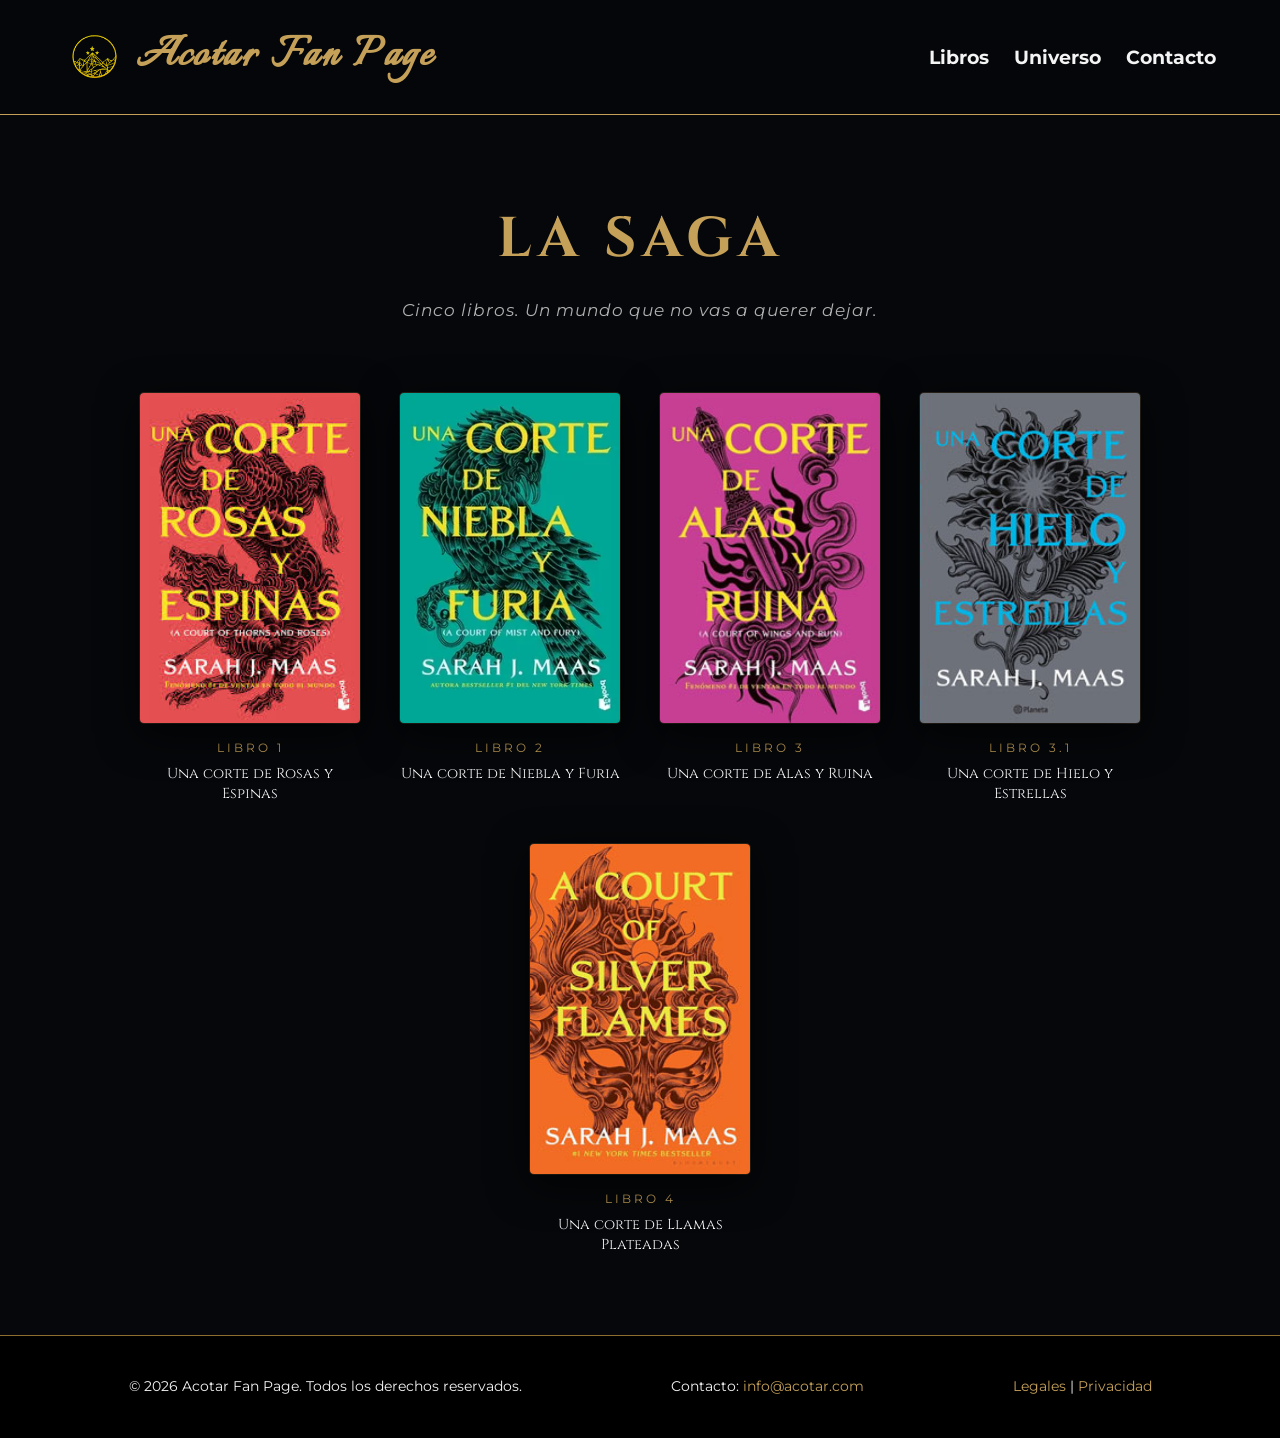
<file: libros.html>
<!DOCTYPE html>
<html lang="es">
<head>
    <meta charset="UTF-8">
    <meta name="viewport" content="width=device-width, initial-scale=1.0">
    <title>Libros | ACOTAR Fan Portal</title>
    <link rel="stylesheet" href="css/global.css">
    <link rel="stylesheet" href="css/libros.css">
    <link href="https://fonts.googleapis.com/css2?family=Cinzel:wght@400;700&family=Italianno&family=Montserrat:wght@300;400;600&display=swap" rel="stylesheet">
</head>
<body>

<header>
    <div class="header-container">
        <a href="index.html" class="logo-link">
            <div class="logo-area">
                <img src="./img/logo.png" alt="Logo ACOTAR" class="logo">
                <h1>Acotar Fan Page</h1>
            </div>
        </a>
        <div class="menu-toggle" id="menu-toggle">☰</div>
        <nav>
            <ul class="nav-links">
                <li class="dropdown">
                    <a href="libros.html" class="dropbtn">Libros</a>
                    <ul class="submenu">
                        <li><a href="libro-acotar.html">Una corte de espinas y rosas</a></li>
                        <li><a href="libro-acomaf.html">Una corte de niebla y furia</a></li>
                        <li><a href="libro-acowar.html">Una corte de alas y ruina</a></li>
                        <li><a href="libro-acofas.html">Una corte de hielo y estrellas</a></li>
                        <li><a href="libro-acosf.html">Una corte de llamas plateadas</a></li>
                    </ul>
                </li>
                <li class="dropdown">
                    <a href="#" class="dropbtn">Universo</a>
                    <ul class="submenu">
                        <li><a href="personajes.html">Personajes</a></li>
                        <li><a href="cortes.html">Cortes</a></li>
                        <li><a href="mapa.html">Mapa Interactivo</a></li>
                    </ul>
                </li>
                <li><a href="contacto.html" class="dropbtn">Contacto</a></li>
            </ul>
        </nav>
    </div>
</header>

<main class="books-page">

    <section class="books-hero">
        <h2>La Saga</h2>
        <p>Cinco libros. Un mundo que no vas a querer dejar.</p>
    </section>

    <section class="books-grid">

        <article class="book-card">
            <div class="book-cover-wrap">
                <img src="img/acotar-cover.jpg" alt="Una corte de Rosas y Espinas" class="book-cover-img">
                <div class="book-overlay">
                    <a href="libro-acotar.html" class="btn-ver-mas">Ver más</a>
                </div>
            </div>
            <div class="book-info">
                <span class="book-number">Libro 1</span>
                <h3 class="book-title">Una corte de Rosas y Espinas</h3>
            </div>
        </article>

        <article class="book-card">
            <div class="book-cover-wrap">
                <img src="img/acomaf-cover.webp" alt="Una corte de Niebla y Furia" class="book-cover-img">
                <div class="book-overlay">
                    <a href="libro-acomaf.html" class="btn-ver-mas">Ver más</a>
                </div>
            </div>
            <div class="book-info">
                <span class="book-number">Libro 2</span>
                <h3 class="book-title">Una corte de Niebla y Furia</h3>
            </div>
        </article>

        <article class="book-card">
            <div class="book-cover-wrap">
                <img src="img/acowar-cover.jpg" alt="Una corte de Alas y Ruina" class="book-cover-img">
                <div class="book-overlay">
                    <a href="libro-acowar.html" class="btn-ver-mas">Ver más</a>
                </div>
            </div>
            <div class="book-info">
                <span class="book-number">Libro 3</span>
                <h3 class="book-title">Una corte de Alas y Ruina</h3>
            </div>
        </article>

        <article class="book-card">
            <div class="book-cover-wrap">
                <img src="img/acofas-cover.jpg" alt="Una corte de Hielo y Estrellas" class="book-cover-img">
                <div class="book-overlay">
                    <a href="libro-acofas.html" class="btn-ver-mas">Ver más</a>
                </div>
            </div>
            <div class="book-info">
                <span class="book-number">Libro 3.1</span>
                <h3 class="book-title">Una corte de Hielo y Estrellas</h3>
            </div>
        </article>

        <article class="book-card">
            <div class="book-cover-wrap">
                <img src="img/acosf-cover.jpg" alt="Una corte de Llamas Plateadas" class="book-cover-img">
                <div class="book-overlay">
                    <a href="libro-acosf.html" class="btn-ver-mas">Ver más</a>
                </div>
            </div>
            <div class="book-info">
                <span class="book-number">Libro 4</span>
                <h3 class="book-title">Una corte de Llamas Plateadas</h3>
            </div>
        </article>

    </section>

</main>

<footer>
    <div class="footer-content">
        <div class="footer-section">
            <p>&copy; 2026 Acotar Fan Page. Todos los derechos reservados.</p>
        </div>
        <div class="footer-section">
            <p>Contacto: <a href="mailto:info@acotar.com">info@acotar.com</a></p>
        </div>
        <div class="footer-section">
            <p><a href="#">Legales</a> | <a href="#">Privacidad</a></p>
        </div>
    </div>
</footer>

<link href="https://unpkg.com/aos@2.3.1/dist/aos.css" rel="stylesheet">
<script src="https://unpkg.com/aos@2.3.1/dist/aos.js"></script>
<script src="script.js"></script>
<script>AOS.init({ duration: 1000, once: true });</script>

</body>
</html>
</file>
<file: css/global.css>
/* ============================================
   Variables para colores y fuentes
   ============================================ */

:root {
    --gold: #c5a059;
    --dark-gold: #8e6d31;
    --night-blue: #0a0e14;
    --deep-space: #05070a;
    --text-white: #f4f4f4;
    --text-muted: #b0b0b0;
    --celestial-gradient: linear-gradient(135deg, #0a0e14 0%, #1a1d23 100%);
}

* {
    margin: 0;
    padding: 0;
    box-sizing: border-box;
}

body {
    font-family: 'Montserrat', sans-serif;
    background-color: var(--deep-space);
    background-image: url('https://www.transparenttextures.com/patterns/stardust.png');
    color: var(--text-white);
    line-height: 1.6;
}

/* Scrollbar personalizada */
::-webkit-scrollbar { width: 8px; }
::-webkit-scrollbar-track { background: var(--deep-space); }
::-webkit-scrollbar-thumb { background: var(--dark-gold); border-radius: 10px; }
::-webkit-scrollbar-thumb:hover { background: var(--gold); }


/* ============================================
   Header & Nav
   ============================================ */

header {
    background-color: rgba(5, 7, 10, 0.95);
    border-bottom: 1px solid var(--gold);
    padding: 1rem 5%;
    position: sticky;
    top: 0;
    z-index: 1000;
}

.header-container {
    display: flex;
    justify-content: space-between;
    align-items: center;
    max-width: 100%;
}

.logo-link { text-decoration: none; }

.logo-area {
    display: flex;
    align-items: center;
    gap: 12px;
}

.logo {
    width: 60px;
    height: auto;
    filter: sepia(1) saturate(5) hue-rotate(10deg);
}

h1 {
    font-family: 'Italianno', serif;
    color: var(--gold);
    font-size: clamp(1.6rem, 4vw, 3.2rem);
    letter-spacing: 3px;
}

/* Botón hamburguesa */
.menu-toggle {
    display: none;
    font-size: 2rem;
    color: var(--gold);
    cursor: pointer;
}

.nav-links {
    list-style: none;
    display: flex;
    gap: 25px;
}

.nav-links a {
    color: var(--text-white);
    text-decoration: none;
    font-family: 'Montserrat', serif;
    font-weight: 700;
    font-size: clamp(1rem, 1.5vw, 1.2rem);
    transition: color 0.3s;
}

.nav-links a:hover { color: var(--gold); }

/* Dropdown */
.dropdown { position: relative; }

.submenu {
    display: none;
    position: absolute;
    top: 100%;
    left: 0;
    background-color: var(--night-blue);
    border: 1px solid var(--gold);
    min-width: 220px;
    list-style: none;
    padding: 10px 0;
    box-shadow: 0 10px 20px rgba(0,0,0,0.5);
}

.submenu li a {
    padding: 10px 20px;
    display: block;
    font-family: 'Montserrat', sans-serif;
    font-weight: 400;
}

.submenu li a:hover { background-color: rgba(197, 160, 89, 0.1); }
.dropdown:hover .submenu { display: block; }


/* ============================================
   Footer
   ============================================ */

footer {
    background-color: #000;
    padding: 40px 5%;
    border-top: 1px solid var(--dark-gold);
    text-align: center;
}

.footer-content {
    display: flex;
    justify-content: space-around;
    flex-wrap: wrap;
    gap: 20px;
    font-size: 0.85rem;
}

.footer-section a {
    color: var(--gold);
    text-decoration: none;
}

@media (max-width: 768px) {

    .header-container {
        display: flex;
        justify-content: space-between;
        align-items: center;
    }

    .logo{
        width: 45px;
    }

    .menu-toggle {
        display: block;
        font-size: 2rem;
        color: var(--gold);
        cursor: pointer;
    }

    nav {
        position: absolute;
        top: 100%;
        left: 0;
        width: 100%;
    }

    .nav-links {
        display: none;
        flex-direction: column;
        background-color: var(--night-blue);
        border-top: 1px solid var(--gold);
        gap: 0;
    }

    .nav-links.active { display: flex; }

    .nav-links li {
        text-align: center;
        padding: 10px 0;
    }

    /* Submenú adaptado a móvil */
    .submenu {
        display: none;
        position: static;
        border: none;
        box-shadow: none;
        background: transparent;
        padding-top: 10px;
    }

    .submenu li a { font-size: 0.95rem; opacity: 0.8; }
    .dropdown:hover .submenu { display: none; }
    .dropdown.active .submenu { display: block; }
}
</file>
<file: css/contacto.css>
/* ============================================
   contacto.html — Layout principal
   ============================================ */

.contact-main {
    min-height: calc(100vh - 90px - 120px);
    display: flex;
    flex-direction: column;
    align-items: center;
    justify-content: center;
    padding: 80px 5%;
}

.contact-title {
    font-family: 'Italianno', serif;
    font-size: clamp(3.5rem, 7vw, 6rem);
    color: var(--gold);
    text-shadow: 0 0 20px rgba(197, 160, 89, 0.3);
    text-align: center;
    margin-bottom: 10px;
    letter-spacing: 2px;
}

.contact-subtitle {
    font-family: 'Montserrat', sans-serif;
    font-size: clamp(0.85rem, 1.5vw, 1rem);
    color: var(--text-muted);
    text-align: center;
    margin-bottom: 60px;
    letter-spacing: 2px;
    text-transform: uppercase;
}


/* ============================================
   contacto.html — Tarjeta del formulario
   ============================================ */

.contact-card {
    background: linear-gradient(135deg, rgba(10,14,20,0.9) 0%, rgba(26,29,35,0.85) 100%);
    border: 1px solid rgba(197, 160, 89, 0.35);
    border-radius: 4px;
    padding: 60px 70px;
    width: 100%;
    max-width: 680px;
    position: relative;
    box-shadow:
        0 0 60px rgba(197, 160, 89, 0.05),
        0 30px 60px rgba(0,0,0,0.6);
}

/* Ornamentos esquinas */
.contact-card::before,
.contact-card::after {
    content: '';
    position: absolute;
    width: 24px;
    height: 24px;
    border-color: var(--gold);
    border-style: solid;
    opacity: 0.6;
}
.contact-card::before { top: -1px; left: -1px; border-width: 2px 0 0 2px; }
.contact-card::after  { bottom: -1px; right: -1px; border-width: 0 2px 2px 0; }

.corner-tl, .corner-br {
    position: absolute;
    width: 24px;
    height: 24px;
    border-color: var(--gold);
    border-style: solid;
    opacity: 0.6;
}
.corner-tl { top: -1px; right: -1px; border-width: 2px 2px 0 0; }
.corner-br { bottom: -1px; left: -1px; border-width: 0 0 2px 2px; }


/* ============================================
   contacto.html — Campos del formulario
   ============================================ */

.form-group {
    margin-bottom: 30px;
    position: relative;
}

.form-group label {
    display: block;
    font-family: 'Montserrat', sans-serif;
    font-size: 0.72rem;
    font-weight: 600;
    letter-spacing: 2.5px;
    text-transform: uppercase;
    color: var(--gold);
    margin-bottom: 10px;
}

.form-group input,
.form-group textarea {
    width: 100%;
    background: rgba(255,255,255,0.03);
    border: 1px solid rgba(197, 160, 89, 0.25);
    border-bottom: 1px solid rgba(197, 160, 89, 0.5);
    color: var(--text-white);
    font-family: 'Montserrat', sans-serif;
    font-size: 0.95rem;
    padding: 14px 16px;
    outline: none;
    transition: border-color 0.3s, background 0.3s, box-shadow 0.3s;
    border-radius: 2px;
}

.form-group input::placeholder,
.form-group textarea::placeholder {
    color: rgba(176, 176, 176, 0.45);
    font-style: italic;
}

.form-group input:focus,
.form-group textarea:focus {
    border-color: var(--gold);
    background: rgba(197, 160, 89, 0.04);
    box-shadow: 0 4px 20px rgba(197, 160, 89, 0.08);
}

.form-group textarea {
    resize: vertical;
    min-height: 130px;
}

.form-row {
    display: grid;
    grid-template-columns: 1fr 1fr;
    gap: 24px;
}

/* Botón enviar */
.btn-send {
    width: 100%;
    padding: 16px;
    background: transparent;
    border: 1px solid var(--gold);
    color: var(--gold);
    font-family: 'Montserrat', sans-serif;
    font-weight: 600;
    font-size: 0.8rem;
    letter-spacing: 3px;
    text-transform: uppercase;
    cursor: pointer;
    transition: background 0.3s, color 0.3s, box-shadow 0.3s, transform 0.2s;
    position: relative;
    overflow: hidden;
    border-radius: 2px;
    margin-top: 8px;
}

.btn-send::before {
    content: '';
    position: absolute;
    inset: 0;
    background: var(--gold);
    transform: scaleX(0);
    transform-origin: left;
    transition: transform 0.35s ease;
    z-index: 0;
}

.btn-send:hover::before { transform: scaleX(1); }
.btn-send:hover { color: var(--deep-space); box-shadow: 0 0 25px rgba(197, 160, 89, 0.3); }
.btn-send span { position: relative; z-index: 1; }
.btn-send:active { transform: scale(0.98); }


/* ============================================
   contacto.html — Mensaje de éxito
   ============================================ */

.success-overlay {
    display: none;
    flex-direction: column;
    align-items: center;
    justify-content: center;
    text-align: center;
    gap: 20px;
    padding: 20px 0;
    animation: fadeIn 0.6s ease forwards;
}

@keyframes fadeIn {
    from { opacity: 0; transform: translateY(12px); }
    to   { opacity: 1; transform: translateY(0); }
}

.success-icon {
    width: 70px;
    height: 70px;
    border: 2px solid var(--gold);
    border-radius: 50%;
    display: flex;
    align-items: center;
    justify-content: center;
    animation: popIn 0.5s 0.2s cubic-bezier(.36,1.56,.64,1) both;
}

@keyframes popIn {
    from { transform: scale(0); opacity: 0; }
    to   { transform: scale(1); opacity: 1; }
}

.success-icon svg {
    width: 34px;
    height: 34px;
    stroke: var(--gold);
    stroke-width: 2.5;
    fill: none;
    stroke-linecap: round;
    stroke-linejoin: round;
}

.checkmark-path {
    stroke-dasharray: 50;
    stroke-dashoffset: 50;
    animation: drawCheck 0.5s 0.5s ease forwards;
}

@keyframes drawCheck {
    to { stroke-dashoffset: 0; }
}

.success-title {
    font-family: 'Italianno', serif;
    font-size: 2.8rem;
    color: var(--gold);
    line-height: 1;
}

.success-message {
    font-family: 'Montserrat', sans-serif;
    font-size: 0.9rem;
    color: var(--text-muted);
    max-width: 340px;
    letter-spacing: 0.5px;
}

.success-stars {
    font-size: 1.4rem;
    letter-spacing: 8px;
    opacity: 0.7;
    color: var(--gold);
}
</file>
<file: css/libro-detalle.css>
/* ============================================
   libro-detalle.css — Páginas individuales de libro
   ============================================ */

.book-detail-page {
    min-height: 100vh;
}

/* ============================================
   HERO de cada libro (color de acento único)
   ============================================ */

.book-detail-hero {
    padding: 70px 5% 60px;
    border-bottom: 1px solid rgba(197, 160, 89, 0.2);
    position: relative;
    overflow: hidden;
}

/* Overlay de color por libro */
.acotar-hero  { background: linear-gradient(135deg, #1a0e08 0%, #0a0e14 60%); }
.acomaf-hero  { background: linear-gradient(135deg, #080e1a 0%, #0a0e14 60%); }
.acowar-hero  { background: linear-gradient(135deg, #0d0a18 0%, #0a0e14 60%); }
.acofas-hero  { background: linear-gradient(135deg, #071418 0%, #0a0e14 60%); }
.acosf-hero   { background: linear-gradient(135deg, #18100a 0%, #0a0e14 60%); }

.book-detail-hero::before {
    content: '';
    position: absolute;
    inset: 0;
    background-image: url('https://www.transparenttextures.com/patterns/stardust.png');
    opacity: 0.3;
    pointer-events: none;
}

.book-detail-hero-inner {
    position: relative;
    display: flex;
    align-items: flex-end;
    gap: 40px;
    max-width: 900px;
    margin: 0 auto;
}

.detail-cover {
    width: 180px;
    min-width: 180px;
    height: 270px;
    object-fit: cover;
    border-radius: 4px;
    box-shadow: 0 20px 60px rgba(0,0,0,0.8), 0 0 0 1px rgba(197,160,89,0.3);
    flex-shrink: 0;
}

.detail-hero-text {
    padding-bottom: 6px;
}

.detail-number {
    display: block;
    font-family: 'Montserrat', sans-serif;
    font-size: 0.75rem;
    letter-spacing: 4px;
    text-transform: uppercase;
    color: var(--gold);
    margin-bottom: 12px;
}

.detail-title {
    font-family: 'Cinzel', serif;
    font-size: clamp(1.6rem, 4vw, 2.8rem);
    color: var(--text-white);
    font-weight: 400;
    line-height: 1.2;
    margin-bottom: 14px;
    letter-spacing: 2px;
}

.detail-author {
    font-size: 0.9rem;
    color: var(--text-muted);
    font-style: italic;
    letter-spacing: 1px;
}

/* ============================================
   CUERPO DEL LIBRO
   ============================================ */

.book-detail-body {
    max-width: 860px;
    margin: 0 auto;
    padding: 60px 5% 80px;
}

.detail-section {
    margin-bottom: 60px;
}

.section-label {
    font-family: 'Cinzel', serif;
    font-size: 0.8rem;
    letter-spacing: 5px;
    text-transform: uppercase;
    color: var(--gold);
    margin-bottom: 22px;
    padding-bottom: 10px;
    border-bottom: 1px solid rgba(197, 160, 89, 0.25);
}

/* SINOPSIS */
.sinopsis-section p {
    color: var(--text-muted);
    line-height: 1.85;
    margin-bottom: 16px;
    font-size: 1rem;
}

/* LINKS inline a personajes/cortes */
.inline-link {
    color: var(--gold);
    text-decoration: none;
    border-bottom: 1px dotted rgba(197, 160, 89, 0.5);
    transition: color 0.2s, border-color 0.2s;
}

.inline-link:hover {
    color: #e8c47a;
    border-bottom-color: var(--gold);
}

/* ============================================
   BANNER DE SPOILERS
   ============================================ */

.spoiler-banner {
    display: flex;
    align-items: flex-start;
    gap: 16px;
    background: rgba(180, 60, 40, 0.12);
    border: 1px solid rgba(180, 60, 40, 0.5);
    border-radius: 4px;
    padding: 18px 22px;
    margin-bottom: 24px;
}

.spoiler-icon {
    font-size: 1.5rem;
    line-height: 1;
    flex-shrink: 0;
    margin-top: 2px;
    color: #e07060;
}

.spoiler-banner strong {
    display: block;
    color: #e07060;
    font-size: 0.95rem;
    margin-bottom: 4px;
    font-family: 'Montserrat', sans-serif;
}

.spoiler-banner p {
    color: var(--text-muted);
    font-size: 0.85rem;
    margin: 0;
}

/* SPOILER BLOCK (details/summary) */
.spoiler-block {
    border: 1px solid rgba(197, 160, 89, 0.2);
    border-radius: 4px;
    overflow: hidden;
}

.spoiler-block > summary {
    padding: 16px 22px;
    font-family: 'Cinzel', serif;
    font-size: 0.85rem;
    letter-spacing: 2px;
    color: var(--gold);
    cursor: pointer;
    list-style: none;
    display: flex;
    align-items: center;
    gap: 10px;
    background: rgba(197, 160, 89, 0.05);
    transition: background 0.2s;
    user-select: none;
}

.spoiler-block > summary:hover {
    background: rgba(197, 160, 89, 0.1);
}

.spoiler-block > summary::before {
    content: '▶';
    font-size: 0.65rem;
    transition: transform 0.25s ease;
    display: inline-block;
}

.spoiler-block[open] > summary::before {
    transform: rotate(90deg);
}

.spoiler-block::-webkit-details-marker { display: none; }

.spoiler-content {
    padding: 28px 24px;
    border-top: 1px solid rgba(197, 160, 89, 0.15);
}

.spoiler-content p {
    color: var(--text-muted);
    line-height: 1.85;
    margin-bottom: 18px;
    font-size: 0.97rem;
}

.spoiler-content p:last-child {
    margin-bottom: 0;
}

.spoiler-content em {
    color: var(--text-white);
    font-style: italic;
}

/* ============================================
   FRASES
   ============================================ */

.frases-grid {
    display: grid;
    grid-template-columns: repeat(auto-fill, minmax(280px, 1fr));
    gap: 20px;
}

.frase-card {
    margin: 0;
    padding: 24px 22px;
    border: 1px solid rgba(197, 160, 89, 0.2);
    border-left: 3px solid var(--gold);
    background: rgba(197, 160, 89, 0.04);
    border-radius: 0 4px 4px 0;
    transition: background 0.25s, border-color 0.25s;
}

.frase-card:hover {
    background: rgba(197, 160, 89, 0.09);
    border-color: rgba(197, 160, 89, 0.5);
    border-left-color: var(--gold);
}

.frase-card p {
    color: var(--text-white);
    font-style: italic;
    font-size: 0.95rem;
    line-height: 1.65;
    margin-bottom: 12px;
    font-family: 'Montserrat', sans-serif;
    font-weight: 300;
}

.frase-card cite {
    font-size: 0.78rem;
    color: var(--gold);
    letter-spacing: 1px;
    font-style: normal;
    font-family: 'Cinzel', serif;
}

/* ============================================
   NAVEGACIÓN ENTRE LIBROS
   ============================================ */

.book-nav {
    display: flex;
    justify-content: space-between;
    align-items: center;
    margin-top: 60px;
    padding-top: 30px;
    border-top: 1px solid rgba(197, 160, 89, 0.2);
    gap: 16px;
}

.book-nav-btn {
    display: inline-block;
    padding: 12px 24px;
    border: 1px solid rgba(197, 160, 89, 0.4);
    color: var(--text-muted);
    text-decoration: none;
    font-family: 'Cinzel', serif;
    font-size: 0.75rem;
    letter-spacing: 2px;
    text-transform: uppercase;
    transition: border-color 0.2s, color 0.2s, background 0.2s;
    border-radius: 2px;
}

.book-nav-btn:hover {
    border-color: var(--gold);
    color: var(--gold);
    background: rgba(197, 160, 89, 0.06);
}

.book-nav-empty {
    flex: 1;
}

/* ============================================
   RESPONSIVE
   ============================================ */

@media (max-width: 768px) {
    .book-detail-hero-inner {
        flex-direction: column;
        align-items: center;
        text-align: center;
        gap: 24px;
    }

    .detail-cover {
        width: 140px;
        min-width: 140px;
        height: 210px;
    }

    .detail-title {
        font-size: 1.5rem;
    }

    .frases-grid {
        grid-template-columns: 1fr;
    }

    .book-nav {
        flex-direction: column;
        align-items: stretch;
        text-align: center;
    }

    .book-nav-btn {
        text-align: center;
    }
}
</file>
<file: css/libros.css>
/* ============================================
   libros.css — Página principal de la saga
   ============================================ */

/* HERO */
.books-hero {
    text-align: center;
    padding: 80px 5% 50px;
}

.books-hero h2 {
    font-family: 'Cinzel', serif;
    font-size: clamp(2rem, 5vw, 3.5rem);
    color: var(--gold);
    letter-spacing: 6px;
    text-transform: uppercase;
    margin-bottom: 12px;
}

.books-hero p {
    font-size: 1.05rem;
    color: var(--text-muted);
    font-style: italic;
    letter-spacing: 1px;
}

/* GRID DE PORTADAS */
.books-grid {
    display: flex;
    flex-wrap: wrap;
    justify-content: center;
    gap: 40px;
    padding: 20px 5% 80px;
    max-width: 1300px;
    margin: 0 auto;
}

.book-card {
    width: 220px;
    display: flex;
    flex-direction: column;
    align-items: center;
    transition: transform 0.3s ease;
}

.book-card:hover {
    transform: translateY(-8px);
}

/* Portada con overlay */
.book-cover-wrap {
    position: relative;
    width: 220px;
    height: 330px;
    border-radius: 4px;
    overflow: hidden;
    box-shadow: 0 10px 40px rgba(0, 0, 0, 0.7), 0 0 0 1px rgba(197, 160, 89, 0.2);
}

.book-cover-img {
    width: 100%;
    height: 100%;
    object-fit: cover;
    display: block;
    transition: transform 0.4s ease;
}

.book-card:hover .book-cover-img {
    transform: scale(1.05);
}

.book-overlay {
    position: absolute;
    inset: 0;
    background: linear-gradient(to top, rgba(5, 7, 10, 0.92) 0%, rgba(5, 7, 10, 0.3) 60%, transparent 100%);
    display: flex;
    align-items: flex-end;
    justify-content: center;
    padding-bottom: 20px;
    opacity: 0;
    transition: opacity 0.35s ease;
}

.book-card:hover .book-overlay {
    opacity: 1;
}

.btn-ver-mas {
    display: inline-block;
    padding: 10px 22px;
    border: 1px solid var(--gold);
    color: var(--gold);
    font-family: 'Cinzel', serif;
    font-size: 0.8rem;
    letter-spacing: 2px;
    text-transform: uppercase;
    text-decoration: none;
    background: rgba(5, 7, 10, 0.6);
    transition: background 0.3s, color 0.3s;
}

.btn-ver-mas:hover {
    background: var(--gold);
    color: var(--deep-space);
}

/* Info del libro */
.book-info {
    margin-top: 16px;
    text-align: center;
}

.book-number {
    display: block;
    font-size: 0.72rem;
    color: var(--gold);
    letter-spacing: 3px;
    text-transform: uppercase;
    margin-bottom: 6px;
    font-family: 'Montserrat', sans-serif;
}

.book-title {
    font-family: 'Cinzel', serif;
    font-size: 0.9rem;
    color: var(--text-white);
    font-weight: 400;
    line-height: 1.4;
}

/* RESPONSIVE */
@media (max-width: 768px) {
    .books-grid {
        gap: 30px;
    }

    .book-card {
        width: 160px;
    }

    .book-cover-wrap {
        width: 160px;
        height: 240px;
    }

    /* En móvil el overlay siempre visible */
    .book-overlay {
        opacity: 1;
    }
}
</file>
